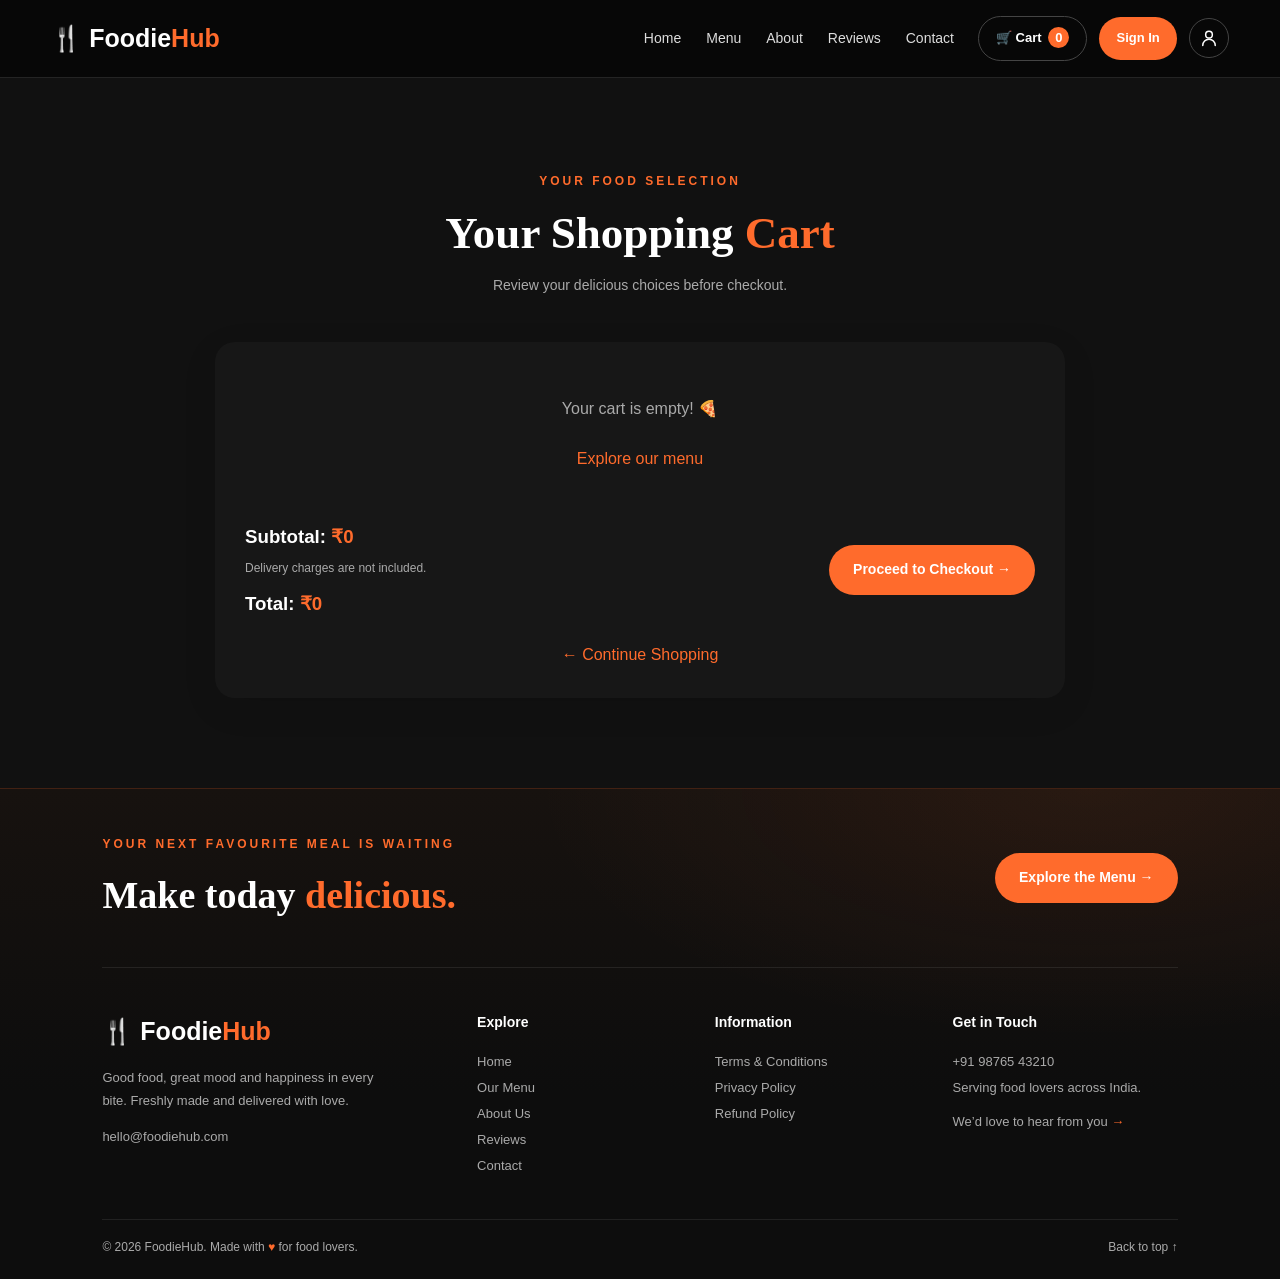
<file: cart.html>
<!DOCTYPE html>
<html lang="en">
<head>
    <meta charset="UTF-8">
    <meta name="viewport" content="width=device-width, initial-scale=1.0">
    <title>Shopping Cart | FoodieHub</title>
    <link rel="stylesheet" href="style.css">
</head>
<body>

<header class="navbar">
    <a href="index.html" class="logo">🍴 Foodie<span>Hub</span></a>
    <button class="menu-toggle" aria-label="Toggle navigation">☰</button>
    <nav id="nav">
        <a href="index.html">Home</a><a href="menu.html">Menu</a>
        <a href="about.html">About</a><a href="reviews.html">Reviews</a>
        <a href="contact.html">Contact</a>
    </nav>
    <div class="nav-actions"><a href="cart.html" class="cart-btn">🛒 Cart <span id="cartCount">0</span></a><a href="login.html" class="login-btn">Sign In</a><a href="login.html" class="profile-icon" aria-label="Profile and sign in" title="Profile and sign in"><svg viewBox="0 0 24 24" aria-hidden="true"><circle cx="12" cy="8" r="4"></circle><path d="M4.5 21a7.5 7.5 0 0 1 15 0"></path></svg></a></div>
</header>

<section class="section cart-section">
    <div class="section-heading">
        <span class="eyebrow">YOUR FOOD SELECTION</span>
        <h2>Your Shopping <span>Cart</span></h2>
        <p>Review your delicious choices before checkout.</p>
    </div>

    <div class="cart-container">
        <div id="cartItems"></div>
        <div class="cart-total">
            <div>
                <h3>Subtotal: <span id="subtotal">₹0</span></h3>
                <p style="color:var(--gray);font-size:12px;margin-top:8px">Delivery charges are not included.</p>
                <h3 style="margin-top:12px">Total: <span id="total">₹0</span></h3>
            </div>
            <button class="primary-btn" id="checkout">Proceed to Checkout →</button>
        </div>
        <p style="text-align:center;margin-top:25px"><a href="menu.html" style="color:var(--orange)">← Continue Shopping</a></p>
    </div>
</section>

<footer class="footer">
    <div class="footer-highlight">
        <div><span class="eyebrow">YOUR NEXT FAVOURITE MEAL IS WAITING</span><h2>Make today <span>delicious.</span></h2></div>
        <a href="menu.html" class="primary-btn">Explore the Menu →</a>
    </div>
    <div class="footer-grid">
        <div class="footer-brand"><a href="index.html" class="logo">🍴 Foodie<span>Hub</span></a><p>Good food, great mood and happiness in every bite. Freshly made and delivered with love.</p><a class="footer-email" href="mailto:hello@foodiehub.com">hello@foodiehub.com</a></div>
        <div><h3>Explore</h3><a href="index.html">Home</a><a href="menu.html">Our Menu</a><a href="about.html">About Us</a><a href="reviews.html">Reviews</a><a href="contact.html">Contact</a></div>
        <div><h3>Information</h3><a href="terms.html">Terms & Conditions</a><a href="privacy.html">Privacy Policy</a><a href="refund.html">Refund Policy</a></div>
        <div><h3>Get in Touch</h3><a href="tel:+919876543210">+91 98765 43210</a><p>Serving food lovers across India.</p><a class="footer-contact-link" href="contact.html">We’d love to hear from you <span>→</span></a></div>
    </div>
    <div class="footer-bottom"><span>© <span data-current-year>2026</span> FoodieHub. Made with <span class="footer-heart">♥</span> for food lovers.</span><a href="#">Back to top ↑</a></div>
</footer>

<script>
let cart = [];
try {
    cart = JSON.parse(localStorage.getItem("foodiehubCart")) || [];
    if (!Array.isArray(cart)) cart = [];
} catch { cart = []; }

const cartItems = document.getElementById("cartItems");

function renderCart() {
    const count = cart.reduce((s, item) => s + item.quantity, 0);
    const subtotal = cart.reduce((s, item) => s + item.price * item.quantity, 0);

    document.getElementById("cartCount").textContent = count;
    document.getElementById("subtotal").textContent = "₹" + subtotal;
    document.getElementById("total").textContent = "₹" + subtotal;

    if (!cart.length) {
        cartItems.innerHTML = '<p class="empty-cart">Your cart is empty! 🍕<br><br><a href="menu.html" style="color:var(--orange)">Explore our menu</a></p>';
        return;
    }

    cartItems.innerHTML = cart.map((item, index) => `
        <div class="cart-item">
            <div>
                <h3>${escapeHTML(item.name)}</h3>
                <p>₹${item.price} each</p>
            </div>
            <div class="quantity-controls">
                <button data-action="minus" data-index="${index}">−</button>
                <span>${item.quantity}</span>
                <button data-action="plus" data-index="${index}">+</button>
                <button class="remove-btn" data-action="remove" data-index="${index}">Remove</button>
            </div>
        </div>
    `).join("");
}

function escapeHTML(value) {
    return String(value).replace(/[&<>"']/g, c => ({
        "&": "&amp;", "<": "&lt;", ">": "&gt;",
        '"': "&quot;", "'": "&#039;"
    })[c]);
}

cartItems.addEventListener("click", e => {
    const btn = e.target.closest("button[data-action]");
    if (!btn) return;

    const i = Number(btn.dataset.index);
    if (!cart[i]) return;

    if (btn.dataset.action === "plus") cart[i].quantity++;
    if (btn.dataset.action === "minus") cart[i].quantity--;
    if (btn.dataset.action === "remove" || cart[i].quantity <= 0) cart.splice(i, 1);

    localStorage.setItem("foodiehubCart", JSON.stringify(cart));
    renderCart();
});

document.getElementById("checkout").addEventListener("click", () => {
    if (!cart.length) {
        alert("Your cart is empty!");
        return;
    }
    alert("Checkout is currently a demo. Connect a backend and payment gateway to place real orders.");
});

renderCart();
</script>
<script src="site.js"></script>
</body>
</html>
</file>
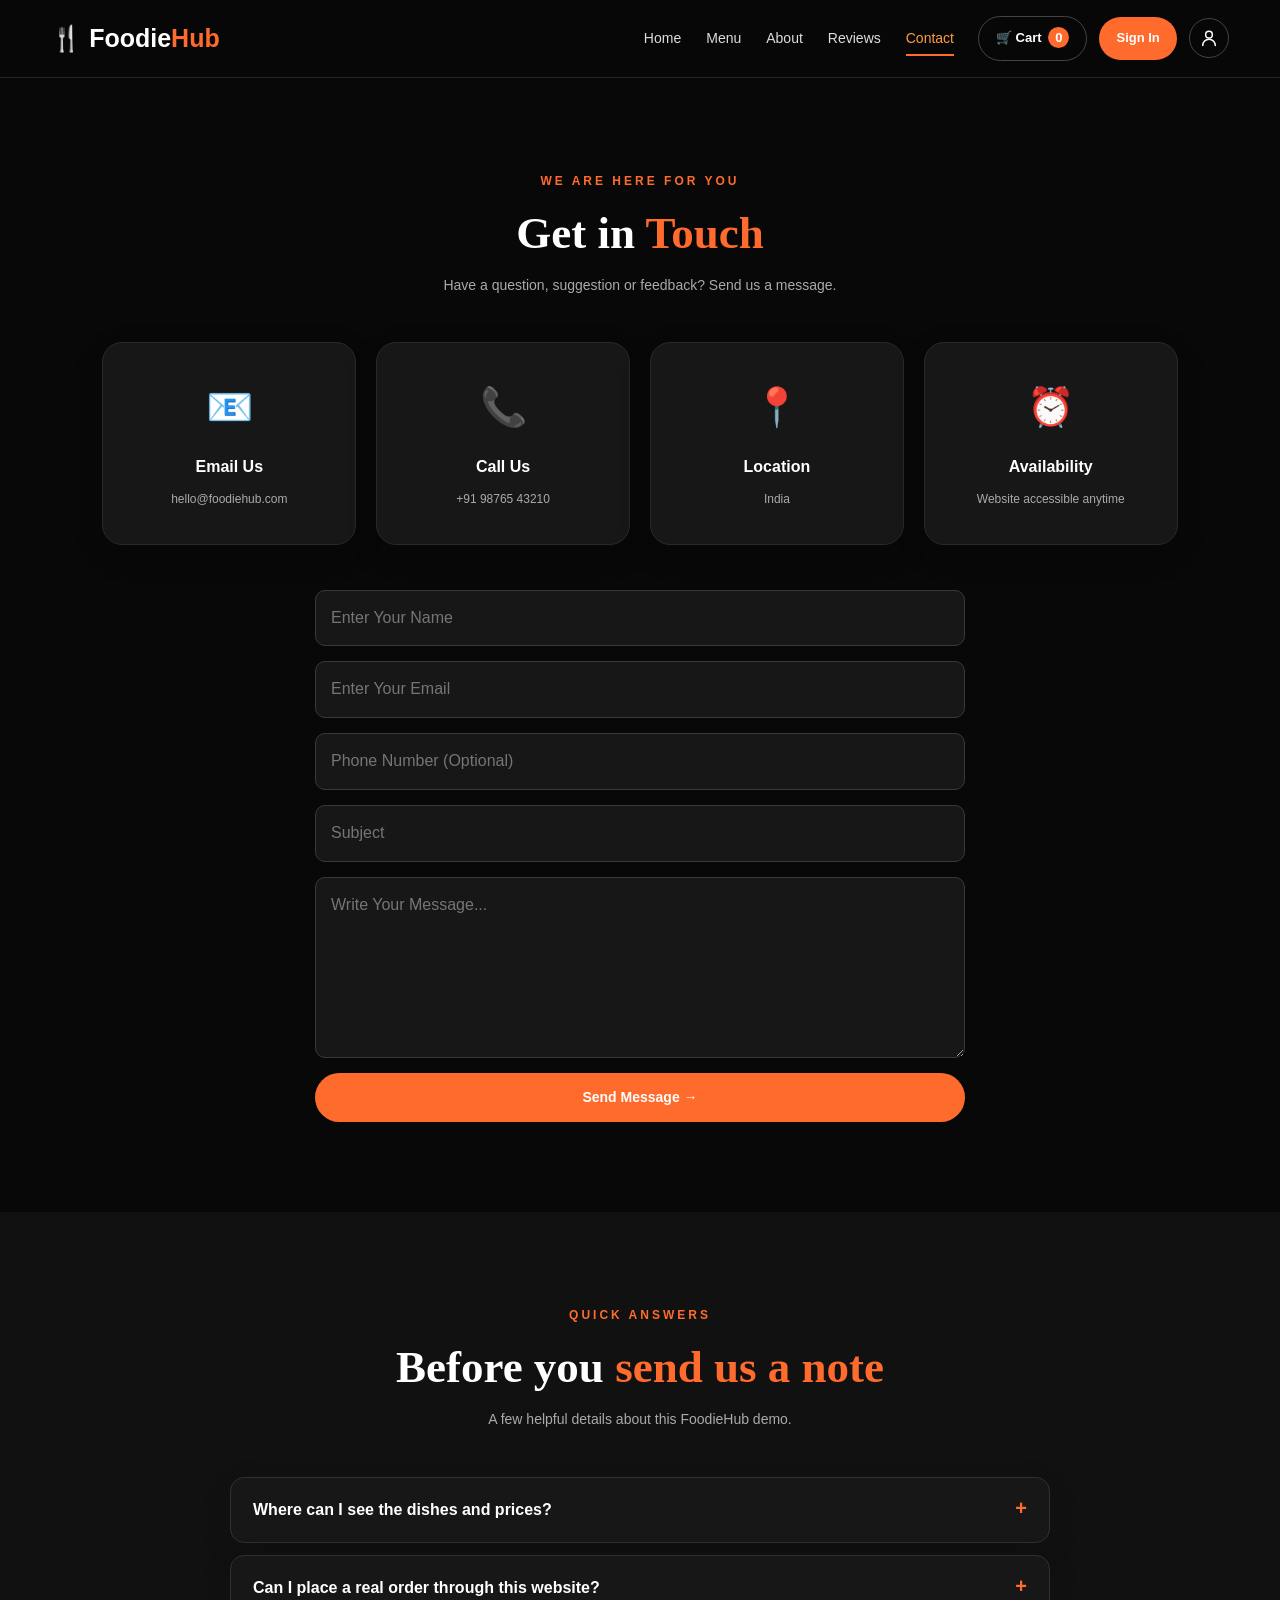
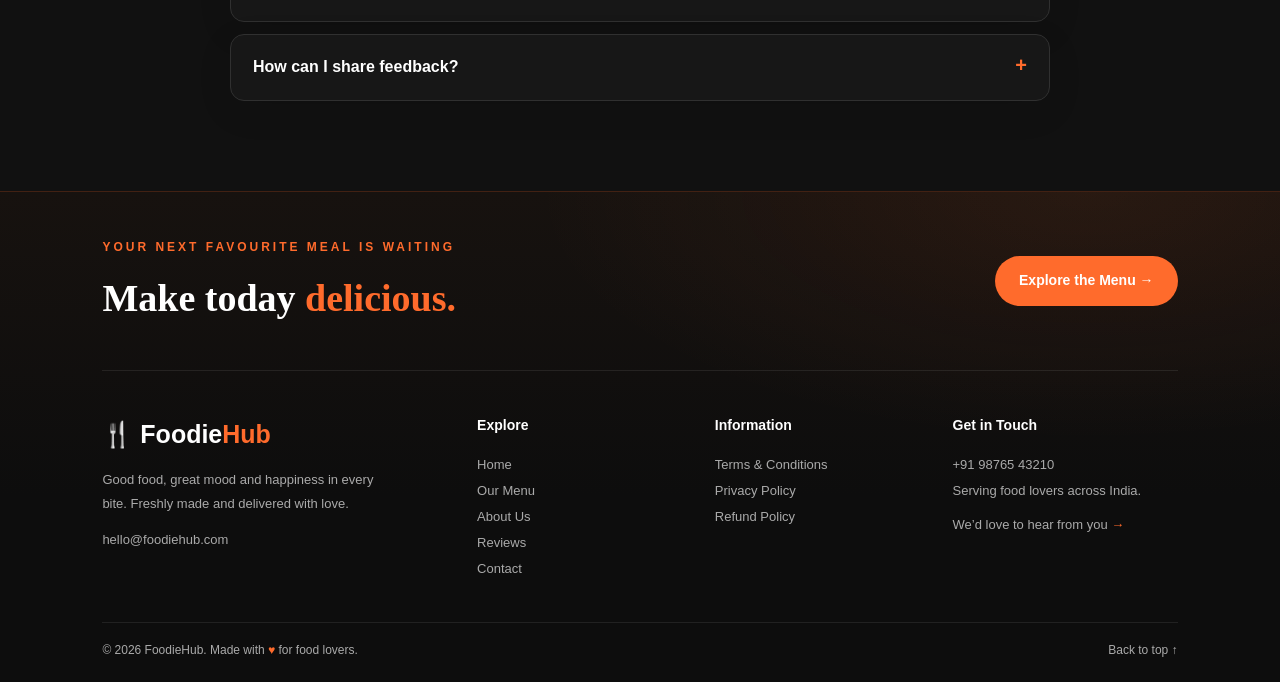
<file: contact.html>
<!DOCTYPE html>
<html lang="en">
<head>
    <meta charset="UTF-8">
    <meta name="viewport" content="width=device-width, initial-scale=1.0">
    <title>Contact Us | FoodieHub</title>
    <link rel="stylesheet" href="style.css">
</head>
<body>

<header class="navbar">
    <a href="index.html" class="logo">🍴 Foodie<span>Hub</span></a>
    <button class="menu-toggle" aria-label="Toggle navigation">☰</button>
    <nav id="nav">
        <a href="index.html">Home</a><a href="menu.html">Menu</a>
        <a href="about.html">About</a><a href="reviews.html">Reviews</a>
        <a href="contact.html">Contact</a>
    </nav>
    <div class="nav-actions"><a href="cart.html" class="cart-btn">🛒 Cart <span id="cartCount">0</span></a><a href="login.html" class="login-btn">Sign In</a><a href="login.html" class="profile-icon" aria-label="Profile and sign in" title="Profile and sign in"><svg viewBox="0 0 24 24" aria-hidden="true"><circle cx="12" cy="8" r="4"></circle><path d="M4.5 21a7.5 7.5 0 0 1 15 0"></path></svg></a></div>
</header>

<section class="section contact-section">
    <div class="section-heading">
        <span class="eyebrow">WE ARE HERE FOR YOU</span>
        <h2>Get in <span>Touch</span></h2>
        <p>Have a question, suggestion or feedback? Send us a message.</p>
    </div>

    <div class="feature-grid" style="margin-bottom:45px">
        <div class="feature-card"><span>📧</span><h3>Email Us</h3><p><a href="mailto:hello@foodiehub.com">hello@foodiehub.com</a></p></div>
        <div class="feature-card"><span>📞</span><h3>Call Us</h3><p><a href="tel:+919876543210">+91 98765 43210</a></p></div>
        <div class="feature-card"><span>📍</span><h3>Location</h3><p>India</p></div>
        <div class="feature-card"><span>⏰</span><h3>Availability</h3><p>Website accessible anytime</p></div>
    </div>

    <form class="contact-form" id="contactForm">
        <input type="text" placeholder="Enter Your Name" required>
        <input type="email" placeholder="Enter Your Email" required>
        <input type="tel" placeholder="Phone Number (Optional)">
        <input type="text" placeholder="Subject" required>
        <textarea rows="6" placeholder="Write Your Message..." required></textarea>
        <button type="submit" class="primary-btn">Send Message →</button>
    </form>
</section>

<section class="section contact-faq">
    <div class="section-heading">
        <span class="eyebrow">QUICK ANSWERS</span>
        <h2>Before you <span>send us a note</span></h2>
        <p>A few helpful details about this FoodieHub demo.</p>
    </div>
    <div class="faq-list">
        <details class="faq-item">
            <summary>Where can I see the dishes and prices?</summary>
            <p>Visit the <a href="menu.html">menu page</a> to browse dishes, categories and listed prices.</p>
        </details>
        <details class="faq-item">
            <summary>Can I place a real order through this website?</summary>
            <p>This project is a website demo. Checkout and contact forms do not send real orders or messages.</p>
        </details>
        <details class="faq-item">
            <summary>How can I share feedback?</summary>
            <p>You can use the sample review form on the <a href="reviews.html">reviews page</a>. Review submissions are not saved yet.</p>
        </details>
    </div>
</section>

<footer class="footer">
    <div class="footer-highlight">
        <div><span class="eyebrow">YOUR NEXT FAVOURITE MEAL IS WAITING</span><h2>Make today <span>delicious.</span></h2></div>
        <a href="menu.html" class="primary-btn">Explore the Menu →</a>
    </div>
    <div class="footer-grid">
        <div class="footer-brand"><a href="index.html" class="logo">🍴 Foodie<span>Hub</span></a><p>Good food, great mood and happiness in every bite. Freshly made and delivered with love.</p><a class="footer-email" href="mailto:hello@foodiehub.com">hello@foodiehub.com</a></div>
        <div><h3>Explore</h3><a href="index.html">Home</a><a href="menu.html">Our Menu</a><a href="about.html">About Us</a><a href="reviews.html">Reviews</a><a href="contact.html">Contact</a></div>
        <div><h3>Information</h3><a href="terms.html">Terms & Conditions</a><a href="privacy.html">Privacy Policy</a><a href="refund.html">Refund Policy</a></div>
        <div><h3>Get in Touch</h3><a href="tel:+919876543210">+91 98765 43210</a><p>Serving food lovers across India.</p><a class="footer-contact-link" href="contact.html">We’d love to hear from you <span>→</span></a></div>
    </div>
    <div class="footer-bottom"><span>© <span data-current-year>2026</span> FoodieHub. Made with <span class="footer-heart">♥</span> for food lovers.</span><a href="#">Back to top ↑</a></div>
</footer>

<script>
document.getElementById("contactForm").addEventListener("submit", function(e) {
    e.preventDefault();
    alert("Thank you for contacting FoodieHub! This is a demo form; no message has been sent.");
    this.reset();
});
</script>
<script src="site.js"></script>
</body>
</html>
</file>
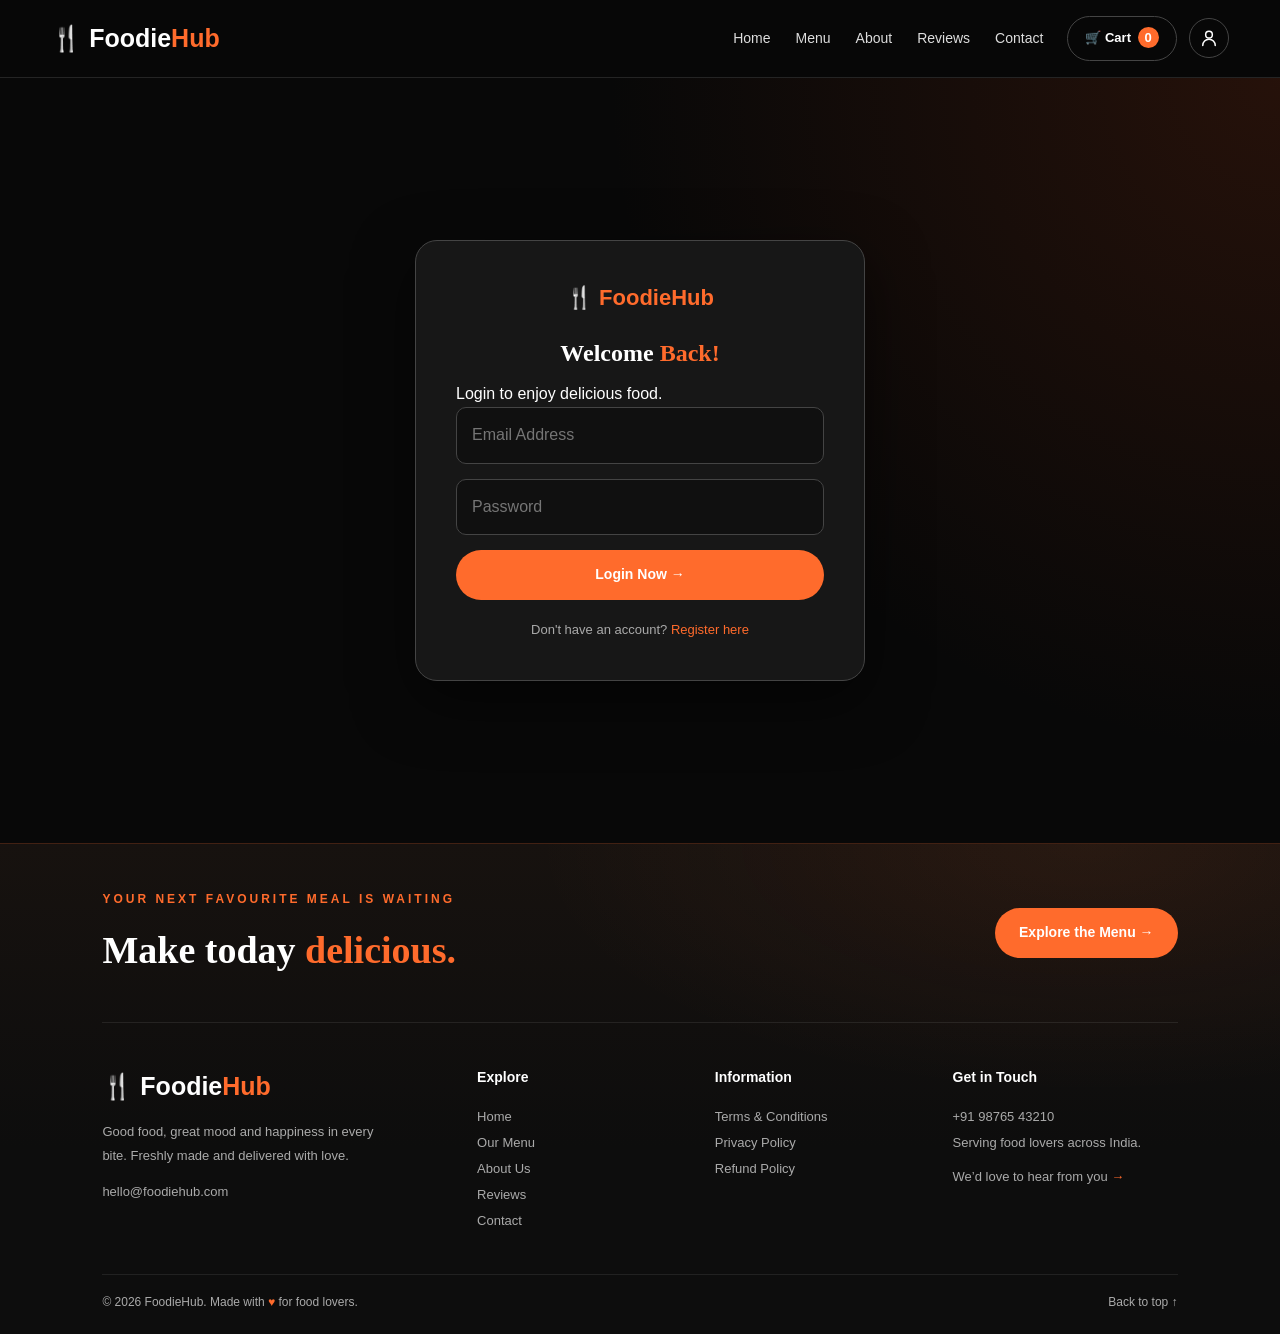
<file: login.html>
<!DOCTYPE html>
<html lang="en">
<head>
    <meta charset="UTF-8">
    <meta name="viewport" content="width=device-width, initial-scale=1.0">
    <title>Login / Register | FoodieHub</title>
    <link rel="stylesheet" href="style.css">
    <style>
        .login-page {
            min-height: 85vh;
            display: flex;
            align-items: center;
            justify-content: center;
            padding: 50px 15px;
            background: radial-gradient(circle at top right,#61240e55,transparent 45%);
        }
        .login-card {
            background: var(--card);
            border: 1px solid #444;
            width: 100%;
            max-width: 450px;
            padding: 40px;
            border-radius: 22px;
            box-shadow: 0 20px 60px #0008;
        }
        .login-card h1 {
            text-align: center;
            font-family: 'Playfair Display',serif;
            margin: 15px 0 10px;
        }
        .login-card > p {
            color: var(--gray);
            text-align: center;
            margin-bottom: 25px;
            font-size: 13px;
        }
        .login-card form { display: grid; gap: 15px; }
        .login-card input {
            width: 100%;
            background: #101010;
            color: white;
            border: 1px solid #444;
            padding: 15px;
            border-radius: 10px;
        }
        .login-card input:focus { outline: 1px solid var(--orange); }
        .login-card .primary-btn { width: 100%; cursor: pointer; }
        .login-switch {
            text-align: center;
            color: var(--gray);
            font-size: 13px;
            margin-top: 20px;
        }
        .login-switch a { color: var(--orange); }
        .form-hidden { display: none !important; }
        .auth-message {
            margin-top: 20px;
            font-size: 13px;
            line-height: 1.6;
            text-align: center;
        }
        .auth-message:empty { display: none; }
        .auth-message.success { color: #8fe1a2; }
        .auth-message.error { color: #ff9186; }
    </style>
</head>
<body>

<header class="navbar">
    <a href="index.html" class="logo">🍴 Foodie<span>Hub</span></a>
    <button class="menu-toggle" aria-label="Toggle navigation">☰</button>
    <nav id="nav">
        <a href="index.html">Home</a><a href="menu.html">Menu</a>
        <a href="about.html">About</a><a href="reviews.html">Reviews</a>
        <a href="contact.html">Contact</a>
    </nav>
    <div class="nav-actions"><a href="cart.html" class="cart-btn">🛒 Cart <span id="cartCount">0</span></a><a href="login.html" class="profile-icon" aria-label="Profile and sign in" title="Profile and sign in"><svg viewBox="0 0 24 24" aria-hidden="true"><circle cx="12" cy="8" r="4"></circle><path d="M4.5 21a7.5 7.5 0 0 1 15 0"></path></svg></a></div>
</header>

<section class="login-page">
    <div class="login-card">
        <div class="auth-brand">🍴 FoodieHub</div>

        <div id="loginSection">
            <h1>Welcome <span style="color:var(--orange)">Back!</span></h1>
            <p>Login to enjoy delicious food.</p>
            <form id="loginForm">
                <input type="email" name="email" placeholder="Email Address" autocomplete="email" required>
                <input type="password" name="password" placeholder="Password" autocomplete="current-password" minlength="8" required>
                <button type="submit" class="primary-btn">Login Now →</button>
            </form>
            <div class="login-switch">Don't have an account? <a href="#" id="showRegister">Register here</a></div>
        </div>

        <div id="registerSection" class="form-hidden">
            <h1>Create <span style="color:var(--orange)">Account</span></h1>
            <p>Join FoodieHub and discover amazing food.</p>
            <form id="registerForm">
                <input type="text" name="name" placeholder="Full Name" autocomplete="name" maxlength="100" required>
                <input type="email" name="email" placeholder="Email Address" autocomplete="email" required>
                <input type="password" name="password" placeholder="Create Password" autocomplete="new-password" minlength="8" required>
                <input type="password" name="confirm_password" placeholder="Confirm Password" autocomplete="new-password" minlength="8" required>
                <button type="submit" class="primary-btn">Create Account →</button>
            </form>
            <div class="login-switch">Already registered? <a href="#" id="showLogin">Login here</a></div>
        </div>

        <p id="authMessage" class="auth-message" role="status" aria-live="polite"></p>
    </div>
</section>

<footer class="footer">
    <div class="footer-highlight">
        <div><span class="eyebrow">YOUR NEXT FAVOURITE MEAL IS WAITING</span><h2>Make today <span>delicious.</span></h2></div>
        <a href="menu.html" class="primary-btn">Explore the Menu →</a>
    </div>
    <div class="footer-grid">
        <div class="footer-brand"><a href="index.html" class="logo">🍴 Foodie<span>Hub</span></a><p>Good food, great mood and happiness in every bite. Freshly made and delivered with love.</p><a class="footer-email" href="mailto:hello@foodiehub.com">hello@foodiehub.com</a></div>
        <div><h3>Explore</h3><a href="index.html">Home</a><a href="menu.html">Our Menu</a><a href="about.html">About Us</a><a href="reviews.html">Reviews</a><a href="contact.html">Contact</a></div>
        <div><h3>Information</h3><a href="terms.html">Terms & Conditions</a><a href="privacy.html">Privacy Policy</a><a href="refund.html">Refund Policy</a></div>
        <div><h3>Get in Touch</h3><a href="tel:+919876543210">+91 98765 43210</a><p>Serving food lovers across India.</p><a class="footer-contact-link" href="contact.html">We’d love to hear from you <span>→</span></a></div>
    </div>
    <div class="footer-bottom"><span>© <span data-current-year>2026</span> FoodieHub. Made with <span class="footer-heart">♥</span> for food lovers.</span><a href="#">Back to top ↑</a></div>
</footer>

<script>
const loginSection = document.getElementById("loginSection");
const registerSection = document.getElementById("registerSection");

document.getElementById("showRegister").addEventListener("click", e => {
    e.preventDefault();
    loginSection.classList.add("form-hidden");
    registerSection.classList.remove("form-hidden");
});

document.getElementById("showLogin").addEventListener("click", e => {
    e.preventDefault();
    registerSection.classList.add("form-hidden");
    loginSection.classList.remove("form-hidden");
});

const authMessage = document.getElementById("authMessage");
function setAuthMessage(message, state) {
    authMessage.textContent = message;
    authMessage.className = `auth-message ${state}`;
}

const authApiBase = window.location.port === "5500" &&
    ["localhost", "127.0.0.1"].includes(window.location.hostname)
    ? "http://127.0.0.1:5000"
    : "";

async function submitAuthForm(event, endpoint, form, onSuccess) {
    event.preventDefault();
    setAuthMessage("", "");
    const submitButton = form.querySelector("button[type='submit']");
    submitButton.disabled = true;

    try {
        const response = await fetch(endpoint, {
            method: "POST",
            credentials: "include",
            headers: { "Content-Type": "application/json" },
            body: JSON.stringify(Object.fromEntries(new FormData(form)))
        });
        const result = await response.json();

        if (!response.ok) throw new Error(result.error || "Authentication failed.");
        onSuccess(result);
    } catch (error) {
        const message = error.message === "Invalid email or password."
            ? "Invalid email or password. Passwords are case-sensitive; use the email and database you registered with."
            : error.message || "Unable to connect to the server.";
        setAuthMessage(message, "error");
    } finally {
        submitButton.disabled = false;
    }
}

document.getElementById("registerForm").addEventListener("submit", event => {
    const form = event.currentTarget;
    const password = form.elements.password.value;
    const confirmPassword = form.elements.confirm_password.value;

    if (password !== confirmPassword) {
        event.preventDefault();
        setAuthMessage("Passwords do not match.", "error");
        return;
    }

    submitAuthForm(event, `${authApiBase}/api/auth/register`, form, result => {
        form.reset();
        registerSection.classList.add("form-hidden");
        loginSection.classList.remove("form-hidden");
        document.querySelector("#loginForm [name='email']").value = result.user.email;
        setAuthMessage(
            "Registration successful! Your account has been saved. Sign in with your password.",
            "success"
        );
    });
});

document.getElementById("loginForm").addEventListener("submit", event => {
    const form = event.currentTarget;
    submitAuthForm(event, `${authApiBase}/api/auth/login`, form, result => {
        form.reset();
        setAuthMessage(`Welcome back, ${result.user.name}!`, "success");
        window.location.href = "index.html?welcome=1";
    });
});
</script>
<script src="site.js"></script>
</body>
</html>
</file>
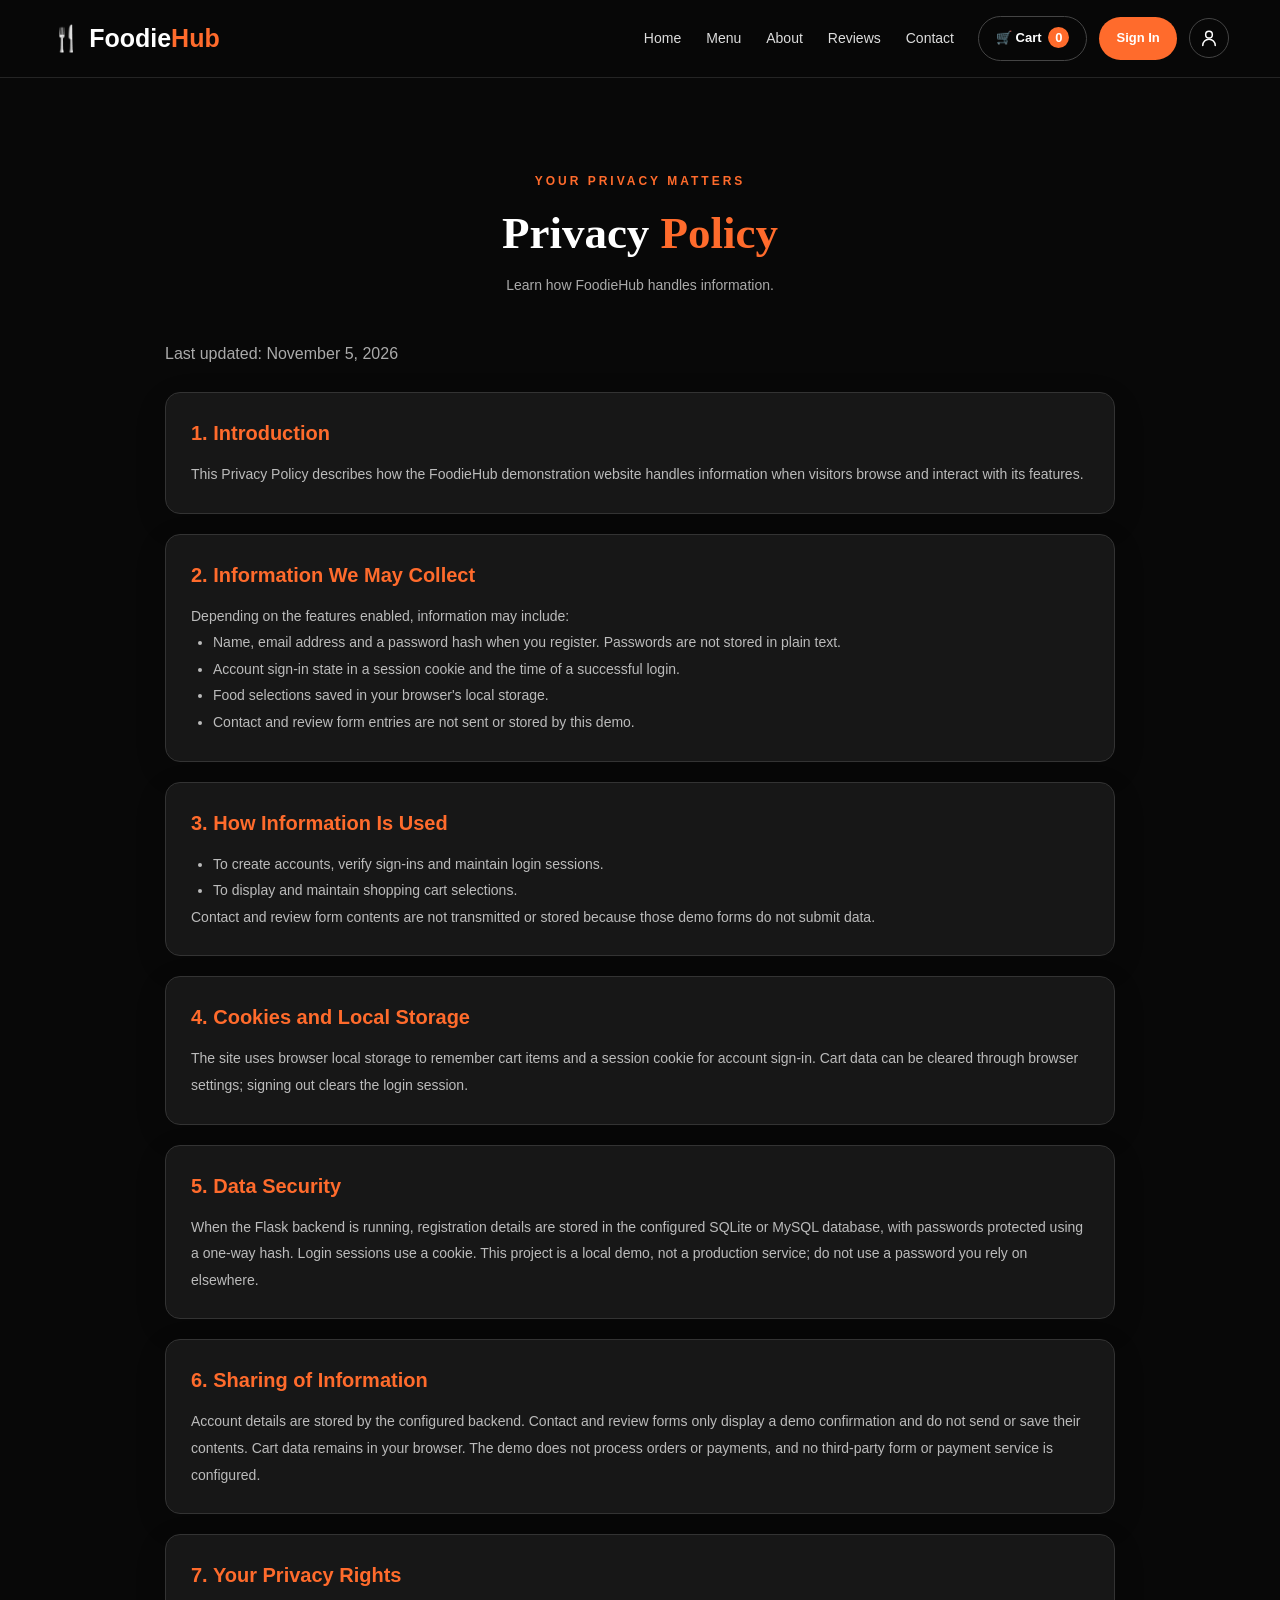
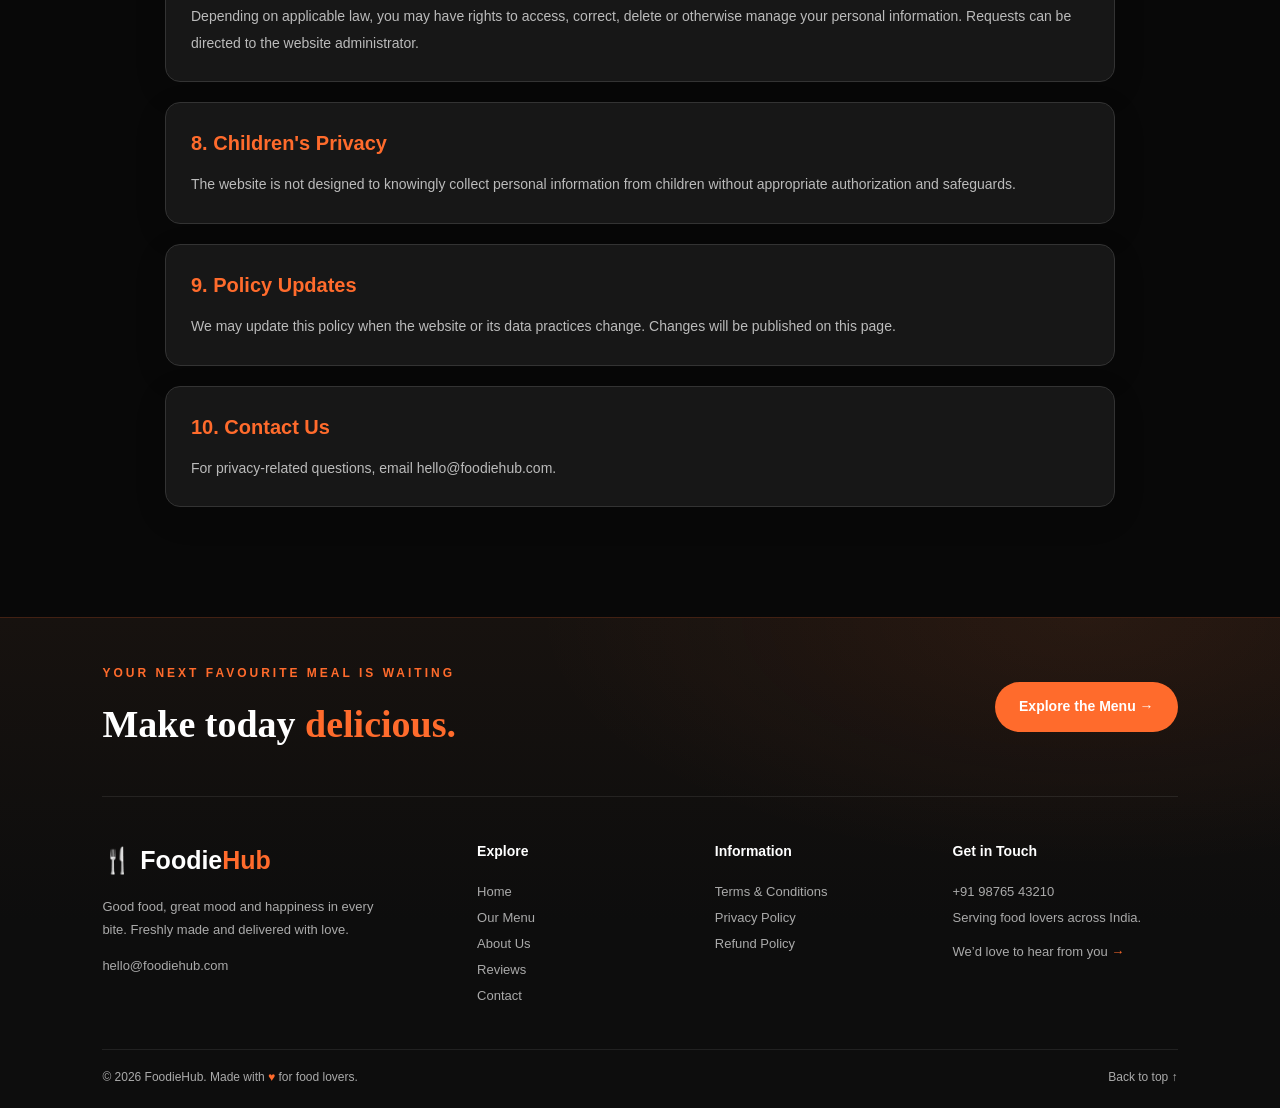
<file: privacy.html>
<!DOCTYPE html>
<html lang="en">
<head>
    <meta charset="UTF-8">
    <meta name="viewport" content="width=device-width, initial-scale=1.0">
    <title>Privacy Policy | FoodieHub</title>
    <link rel="stylesheet" href="style.css">
    <style>
        .policy-content { max-width: 950px; margin: auto; }
        .policy-card {
            background: var(--card);
            border: 1px solid #333;
            border-radius: 15px;
            padding: 25px;
            margin-bottom: 20px;
        }
        .policy-card h2 { color: var(--orange); font-size: 20px; margin-bottom: 12px; }
        .policy-card p, .policy-card li { color: #bbb; font-size: 14px; line-height: 1.9; }
        .policy-card ul { padding-left: 22px; }
    </style>
</head>
<body>

<header class="navbar">
    <a href="index.html" class="logo">🍴 Foodie<span>Hub</span></a>
    <button class="menu-toggle" aria-label="Toggle navigation">☰</button>
    <nav id="nav">
        <a href="index.html">Home</a><a href="menu.html">Menu</a>
        <a href="about.html">About</a><a href="reviews.html">Reviews</a>
        <a href="contact.html">Contact</a>
    </nav>
    <div class="nav-actions"><a href="cart.html" class="cart-btn">🛒 Cart <span id="cartCount">0</span></a><a href="login.html" class="login-btn">Sign In</a><a href="login.html" class="profile-icon" aria-label="Profile and sign in" title="Profile and sign in"><svg viewBox="0 0 24 24" aria-hidden="true"><circle cx="12" cy="8" r="4"></circle><path d="M4.5 21a7.5 7.5 0 0 1 15 0"></path></svg></a></div>
</header>

<section class="section">
    <div class="section-heading">
        <span class="eyebrow">YOUR PRIVACY MATTERS</span>
        <h2>Privacy <span>Policy</span></h2>
        <p>Learn how FoodieHub handles information.</p>
    </div>

    <div class="policy-content">
        <p style="color:var(--gray);margin-bottom:25px">Last updated: November 5, 2026</p>

        <div class="policy-card">
            <h2>1. Introduction</h2>
            <p>This Privacy Policy describes how the FoodieHub demonstration website handles information when visitors browse and interact with its features.</p>
        </div>

        <div class="policy-card">
            <h2>2. Information We May Collect</h2>
            <p>Depending on the features enabled, information may include:</p>
            <ul>
                <li>Name, email address and a password hash when you register. Passwords are not stored in plain text.</li>
                <li>Account sign-in state in a session cookie and the time of a successful login.</li>
                <li>Food selections saved in your browser's local storage.</li>
                <li>Contact and review form entries are not sent or stored by this demo.</li>
            </ul>
        </div>

        <div class="policy-card">
            <h2>3. How Information Is Used</h2>
            <ul>
                <li>To create accounts, verify sign-ins and maintain login sessions.</li>
                <li>To display and maintain shopping cart selections.</li>
            </ul>
            <p>Contact and review form contents are not transmitted or stored because those demo forms do not submit data.</p>
        </div>

        <div class="policy-card">
            <h2>4. Cookies and Local Storage</h2>
            <p>The site uses browser local storage to remember cart items and a session cookie for account sign-in. Cart data can be cleared through browser settings; signing out clears the login session.</p>
        </div>

        <div class="policy-card">
            <h2>5. Data Security</h2>
            <p>When the Flask backend is running, registration details are stored in the configured SQLite or MySQL database, with passwords protected using a one-way hash. Login sessions use a cookie. This project is a local demo, not a production service; do not use a password you rely on elsewhere.</p>
        </div>

        <div class="policy-card">
            <h2>6. Sharing of Information</h2>
            <p>Account details are stored by the configured backend. Contact and review forms only display a demo confirmation and do not send or save their contents. Cart data remains in your browser. The demo does not process orders or payments, and no third-party form or payment service is configured.</p>
        </div>

        <div class="policy-card">
            <h2>7. Your Privacy Rights</h2>
            <p>Depending on applicable law, you may have rights to access, correct, delete or otherwise manage your personal information. Requests can be directed to the website administrator.</p>
        </div>

        <div class="policy-card">
            <h2>8. Children's Privacy</h2>
            <p>The website is not designed to knowingly collect personal information from children without appropriate authorization and safeguards.</p>
        </div>

        <div class="policy-card">
            <h2>9. Policy Updates</h2>
            <p>We may update this policy when the website or its data practices change. Changes will be published on this page.</p>
        </div>

        <div class="policy-card">
            <h2>10. Contact Us</h2>
            <p>For privacy-related questions, email <a href="mailto:hello@foodiehub.com">hello@foodiehub.com</a>.</p>
        </div>
    </div>
</section>

<footer class="footer">
    <div class="footer-highlight">
        <div><span class="eyebrow">YOUR NEXT FAVOURITE MEAL IS WAITING</span><h2>Make today <span>delicious.</span></h2></div>
        <a href="menu.html" class="primary-btn">Explore the Menu →</a>
    </div>
    <div class="footer-grid">
        <div class="footer-brand"><a href="index.html" class="logo">🍴 Foodie<span>Hub</span></a><p>Good food, great mood and happiness in every bite. Freshly made and delivered with love.</p><a class="footer-email" href="mailto:hello@foodiehub.com">hello@foodiehub.com</a></div>
        <div><h3>Explore</h3><a href="index.html">Home</a><a href="menu.html">Our Menu</a><a href="about.html">About Us</a><a href="reviews.html">Reviews</a><a href="contact.html">Contact</a></div>
        <div><h3>Information</h3><a href="terms.html">Terms & Conditions</a><a href="privacy.html">Privacy Policy</a><a href="refund.html">Refund Policy</a></div>
        <div><h3>Get in Touch</h3><a href="tel:+919876543210">+91 98765 43210</a><p>Serving food lovers across India.</p><a class="footer-contact-link" href="contact.html">We’d love to hear from you <span>→</span></a></div>
    </div>
    <div class="footer-bottom"><span>© <span data-current-year>2026</span> FoodieHub. Made with <span class="footer-heart">♥</span> for food lovers.</span><a href="#">Back to top ↑</a></div>
</footer>
<script src="site.js"></script>
</body>
</html>
</file>
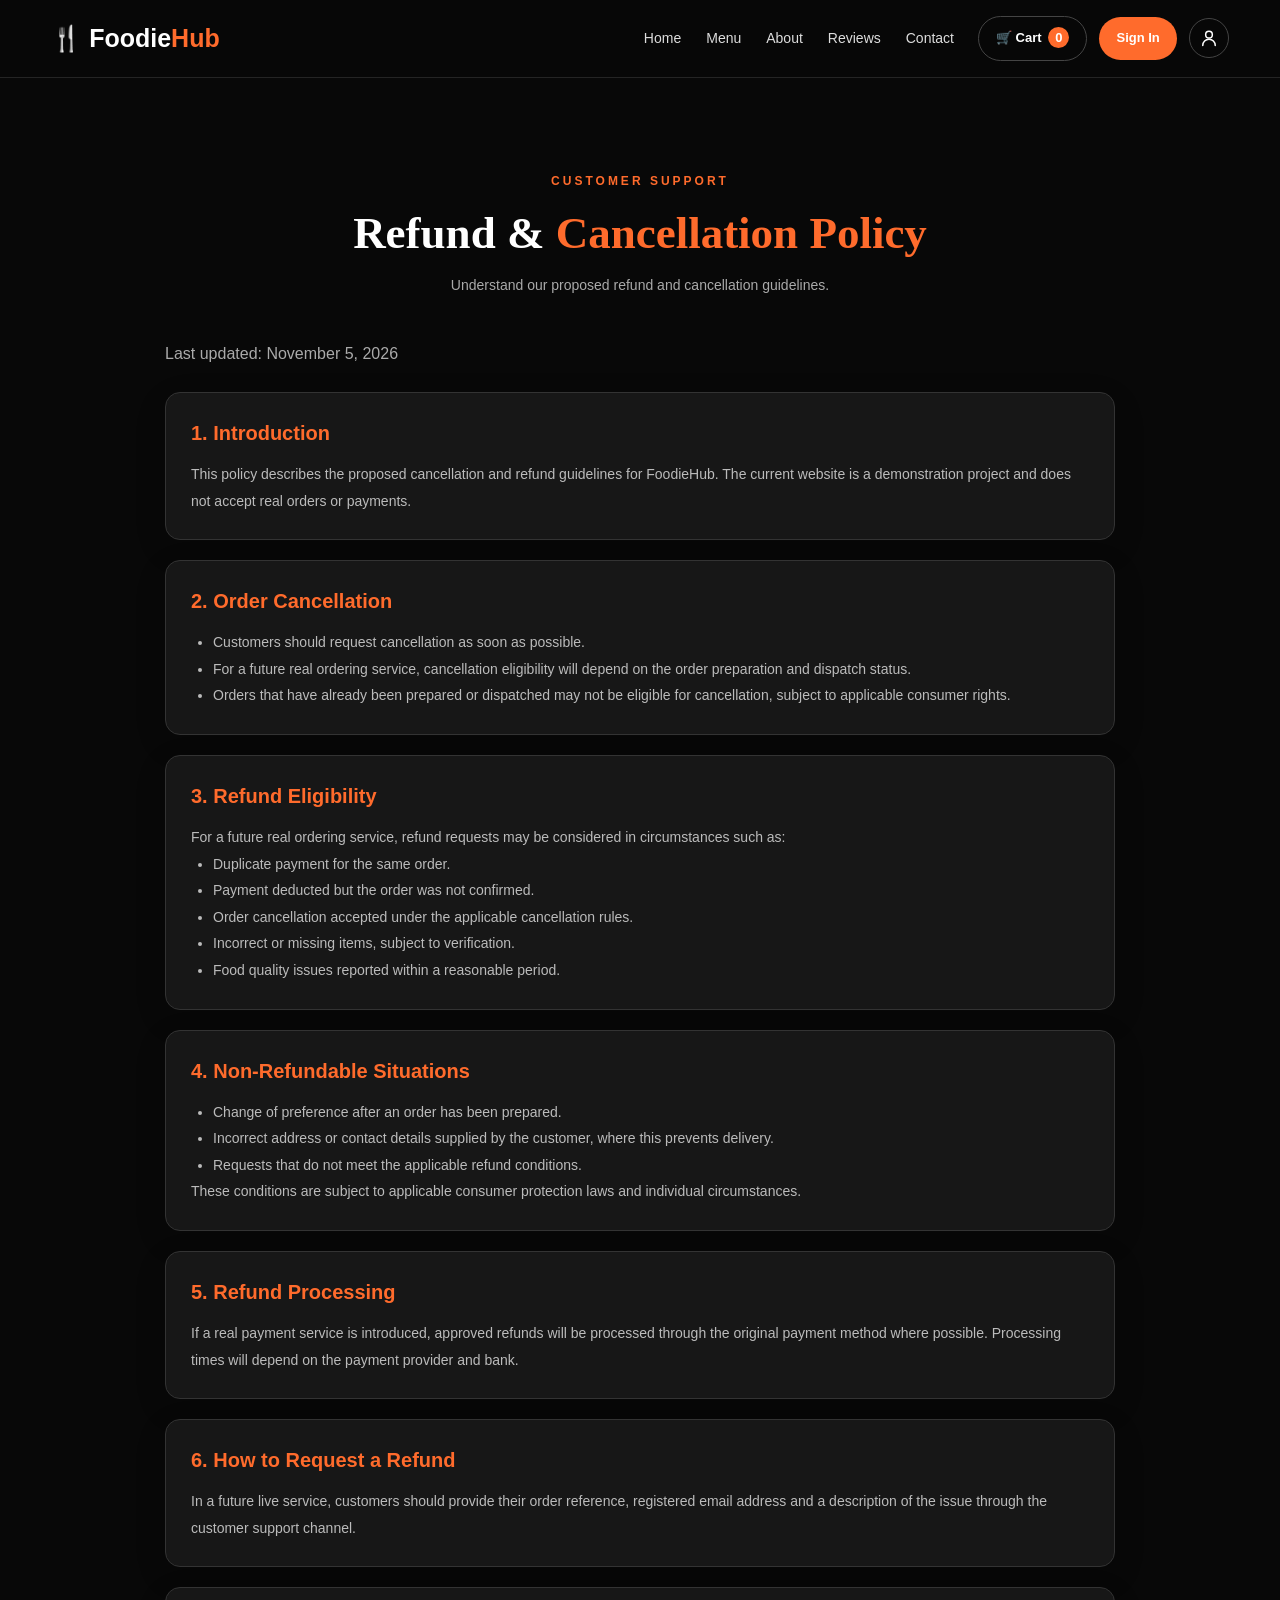
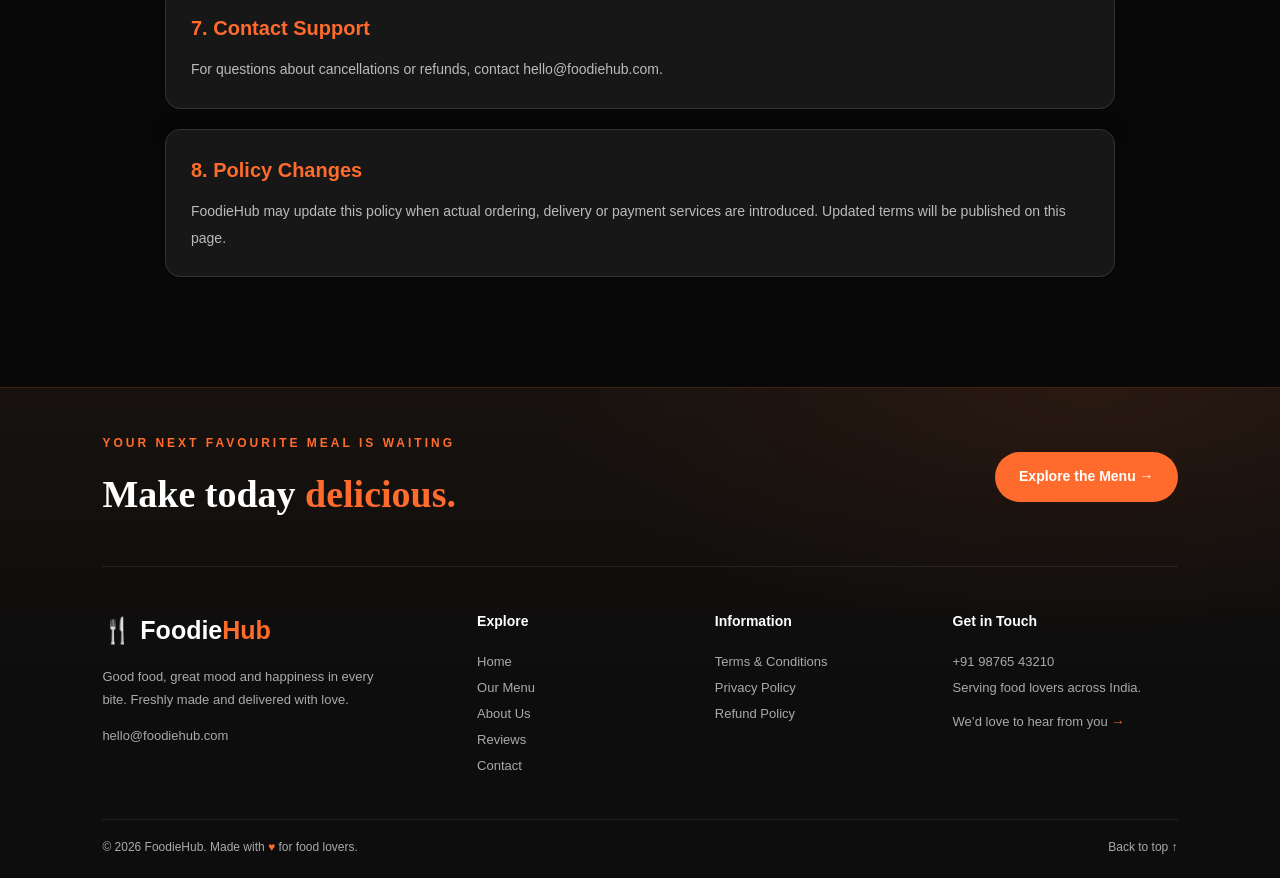
<file: refund.html>
<!DOCTYPE html>
<html lang="en">
<head>
    <meta charset="UTF-8">
    <meta name="viewport" content="width=device-width, initial-scale=1.0">
    <title>Refund Policy | FoodieHub</title>
    <link rel="stylesheet" href="style.css">
    <style>
        .policy-content { max-width: 950px; margin: auto; }
        .policy-card {
            background: var(--card);
            border: 1px solid #333;
            border-radius: 15px;
            padding: 25px;
            margin-bottom: 20px;
        }
        .policy-card h2 { color: var(--orange); font-size: 20px; margin-bottom: 12px; }
        .policy-card p, .policy-card li { color: #bbb; font-size: 14px; line-height: 1.9; }
        .policy-card ul { padding-left: 22px; }
    </style>
</head>
<body>

<header class="navbar">
    <a href="index.html" class="logo">🍴 Foodie<span>Hub</span></a>
    <button class="menu-toggle" aria-label="Toggle navigation">☰</button>
    <nav id="nav">
        <a href="index.html">Home</a><a href="menu.html">Menu</a>
        <a href="about.html">About</a><a href="reviews.html">Reviews</a>
        <a href="contact.html">Contact</a>
    </nav>
    <div class="nav-actions"><a href="cart.html" class="cart-btn">🛒 Cart <span id="cartCount">0</span></a><a href="login.html" class="login-btn">Sign In</a><a href="login.html" class="profile-icon" aria-label="Profile and sign in" title="Profile and sign in"><svg viewBox="0 0 24 24" aria-hidden="true"><circle cx="12" cy="8" r="4"></circle><path d="M4.5 21a7.5 7.5 0 0 1 15 0"></path></svg></a></div>
</header>

<section class="section">
    <div class="section-heading">
        <span class="eyebrow">CUSTOMER SUPPORT</span>
        <h2>Refund & <span>Cancellation Policy</span></h2>
        <p>Understand our proposed refund and cancellation guidelines.</p>
    </div>

    <div class="policy-content">
        <p style="color:var(--gray);margin-bottom:25px">Last updated: November 5, 2026</p>

        <div class="policy-card">
            <h2>1. Introduction</h2>
            <p>This policy describes the proposed cancellation and refund guidelines for FoodieHub. The current website is a demonstration project and does not accept real orders or payments.</p>
        </div>

        <div class="policy-card">
            <h2>2. Order Cancellation</h2>
            <ul>
                <li>Customers should request cancellation as soon as possible.</li>
                <li>For a future real ordering service, cancellation eligibility will depend on the order preparation and dispatch status.</li>
                <li>Orders that have already been prepared or dispatched may not be eligible for cancellation, subject to applicable consumer rights.</li>
            </ul>
        </div>

        <div class="policy-card">
            <h2>3. Refund Eligibility</h2>
            <p>For a future real ordering service, refund requests may be considered in circumstances such as:</p>
            <ul>
                <li>Duplicate payment for the same order.</li>
                <li>Payment deducted but the order was not confirmed.</li>
                <li>Order cancellation accepted under the applicable cancellation rules.</li>
                <li>Incorrect or missing items, subject to verification.</li>
                <li>Food quality issues reported within a reasonable period.</li>
            </ul>
        </div>

        <div class="policy-card">
            <h2>4. Non-Refundable Situations</h2>
            <ul>
                <li>Change of preference after an order has been prepared.</li>
                <li>Incorrect address or contact details supplied by the customer, where this prevents delivery.</li>
                <li>Requests that do not meet the applicable refund conditions.</li>
            </ul>
            <p>These conditions are subject to applicable consumer protection laws and individual circumstances.</p>
        </div>

        <div class="policy-card">
            <h2>5. Refund Processing</h2>
            <p>If a real payment service is introduced, approved refunds will be processed through the original payment method where possible. Processing times will depend on the payment provider and bank.</p>
        </div>

        <div class="policy-card">
            <h2>6. How to Request a Refund</h2>
            <p>In a future live service, customers should provide their order reference, registered email address and a description of the issue through the customer support channel.</p>
        </div>

        <div class="policy-card">
            <h2>7. Contact Support</h2>
            <p>For questions about cancellations or refunds, contact hello@foodiehub.com.</p>
        </div>

        <div class="policy-card">
            <h2>8. Policy Changes</h2>
            <p>FoodieHub may update this policy when actual ordering, delivery or payment services are introduced. Updated terms will be published on this page.</p>
        </div>
    </div>
</section>

<footer class="footer">
    <div class="footer-highlight">
        <div><span class="eyebrow">YOUR NEXT FAVOURITE MEAL IS WAITING</span><h2>Make today <span>delicious.</span></h2></div>
        <a href="menu.html" class="primary-btn">Explore the Menu →</a>
    </div>
    <div class="footer-grid">
        <div class="footer-brand"><a href="index.html" class="logo">🍴 Foodie<span>Hub</span></a><p>Good food, great mood and happiness in every bite. Freshly made and delivered with love.</p><a class="footer-email" href="mailto:hello@foodiehub.com">hello@foodiehub.com</a></div>
        <div><h3>Explore</h3><a href="index.html">Home</a><a href="menu.html">Our Menu</a><a href="about.html">About Us</a><a href="reviews.html">Reviews</a><a href="contact.html">Contact</a></div>
        <div><h3>Information</h3><a href="terms.html">Terms & Conditions</a><a href="privacy.html">Privacy Policy</a><a href="refund.html">Refund Policy</a></div>
        <div><h3>Get in Touch</h3><a href="tel:+919876543210">+91 98765 43210</a><p>Serving food lovers across India.</p><a class="footer-contact-link" href="contact.html">We’d love to hear from you <span>→</span></a></div>
    </div>
    <div class="footer-bottom"><span>© <span data-current-year>2026</span> FoodieHub. Made with <span class="footer-heart">♥</span> for food lovers.</span><a href="#">Back to top ↑</a></div>
</footer>

<script src="site.js"></script>
</body>
</html>
</file>
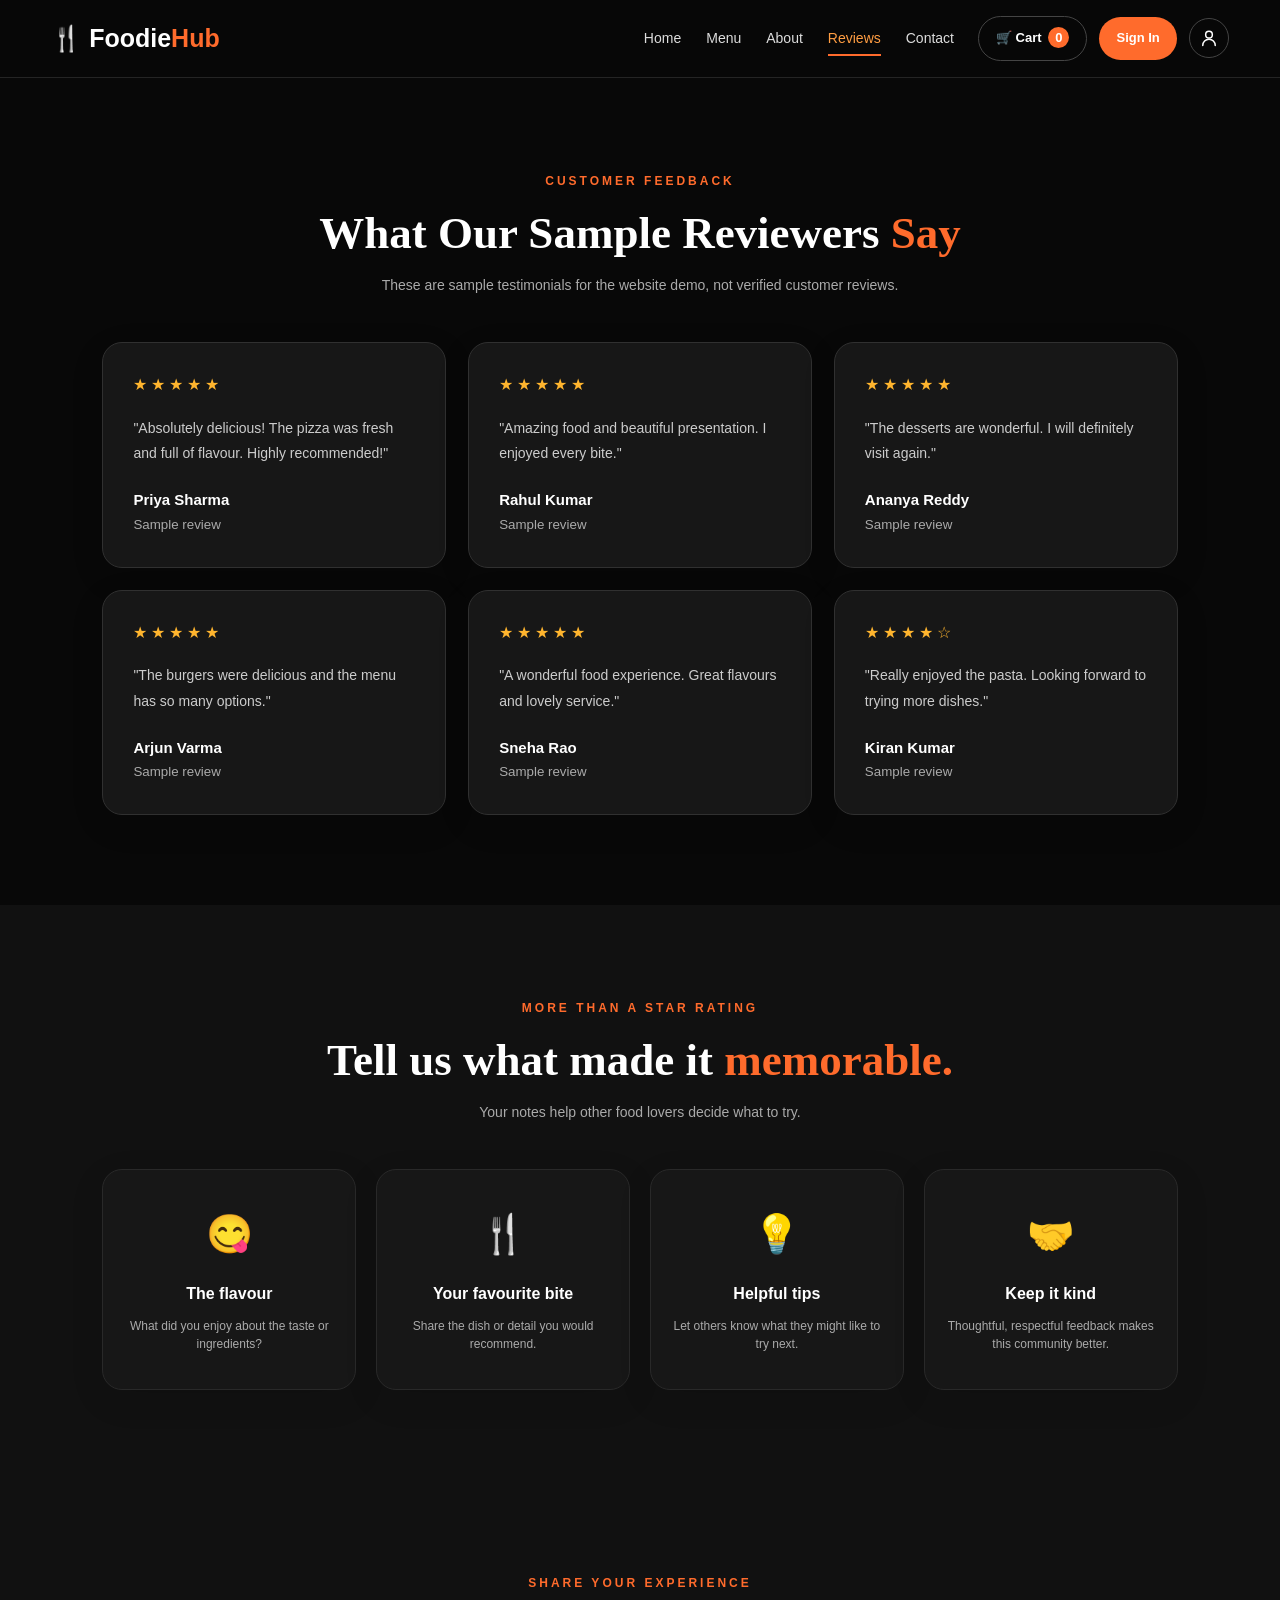
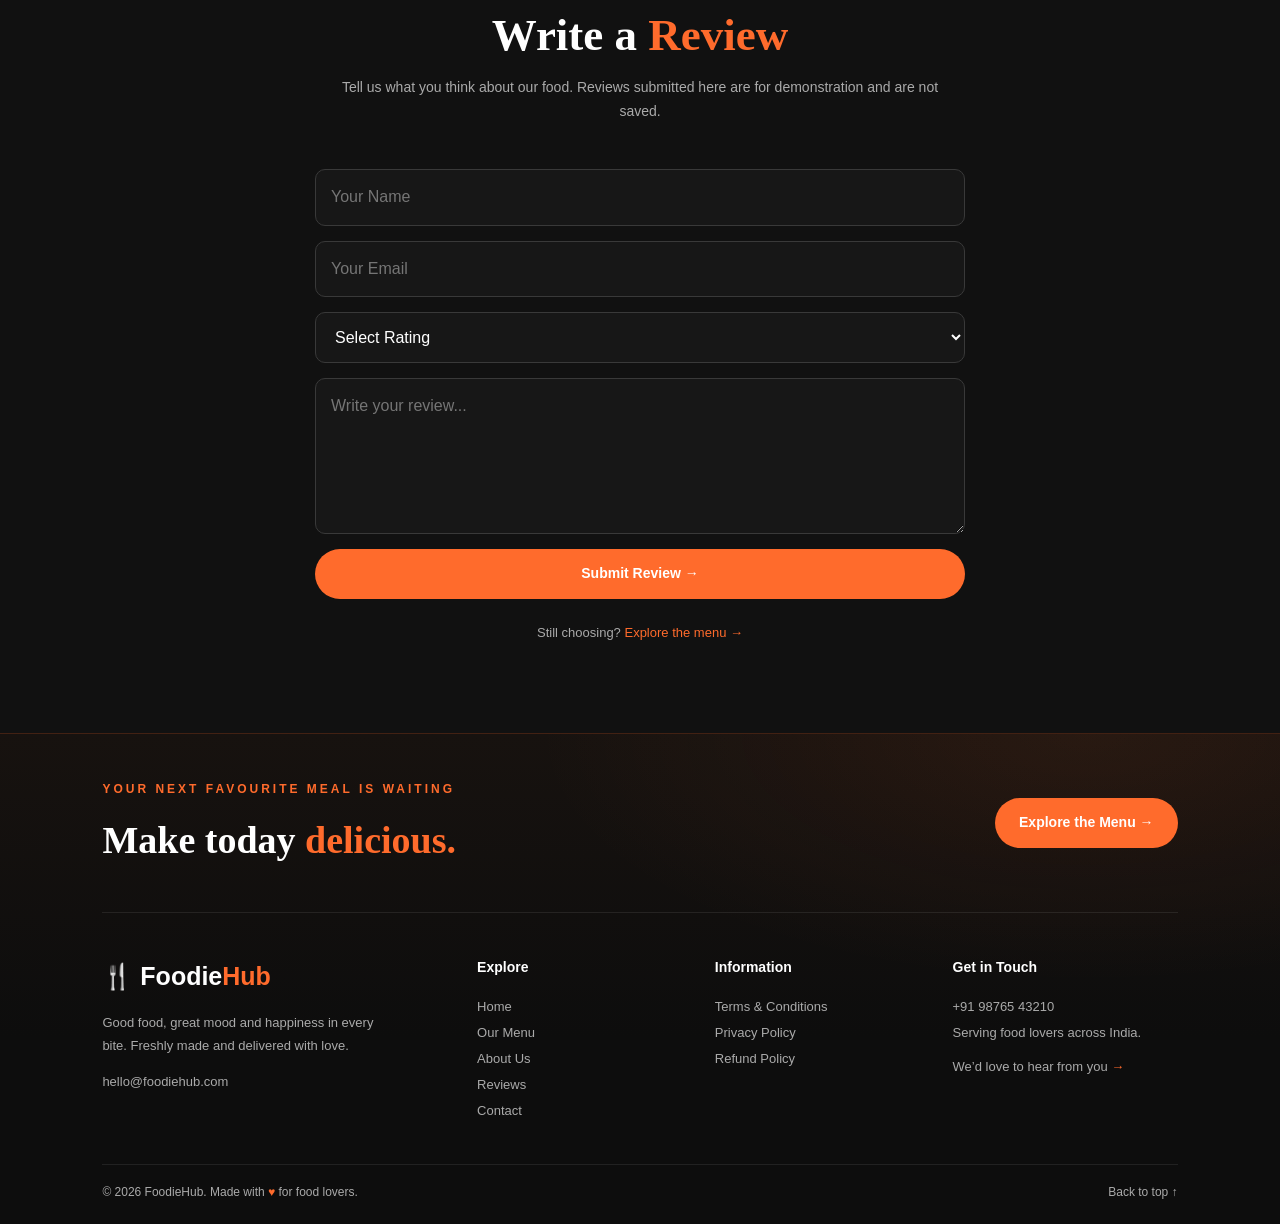
<file: reviews.html>
<!DOCTYPE html>
<html lang="en">
<head>
    <meta charset="UTF-8">
    <meta name="viewport" content="width=device-width, initial-scale=1.0">
    <title>Customer Reviews | FoodieHub</title>
    <link rel="stylesheet" href="style.css">
</head>
<body>

<header class="navbar">
    <a href="index.html" class="logo">🍴 Foodie<span>Hub</span></a>
    <button class="menu-toggle" aria-label="Toggle navigation">☰</button>
    <nav id="nav">
        <a href="index.html">Home</a><a href="menu.html">Menu</a>
        <a href="about.html">About</a><a href="reviews.html">Reviews</a>
        <a href="contact.html">Contact</a>
    </nav>
    <div class="nav-actions"><a href="cart.html" class="cart-btn">🛒 Cart <span id="cartCount">0</span></a><a href="login.html" class="login-btn">Sign In</a><a href="login.html" class="profile-icon" aria-label="Profile and sign in" title="Profile and sign in"><svg viewBox="0 0 24 24" aria-hidden="true"><circle cx="12" cy="8" r="4"></circle><path d="M4.5 21a7.5 7.5 0 0 1 15 0"></path></svg></a></div>
</header>

<section class="section reviews-section">
    <div class="section-heading">
        <span class="eyebrow">CUSTOMER FEEDBACK</span>
        <h2>What Our Sample Reviewers <span>Say</span></h2>
        <p>These are sample testimonials for the website demo, not verified customer reviews.</p>
    </div>

    <div class="review-grid">
        <div class="review-card"><div class="stars">★★★★★</div><p>"Absolutely delicious! The pizza was fresh and full of flavour. Highly recommended!"</p><h3>Priya Sharma</h3><small>Sample review</small></div>
        <div class="review-card"><div class="stars">★★★★★</div><p>"Amazing food and beautiful presentation. I enjoyed every bite."</p><h3>Rahul Kumar</h3><small>Sample review</small></div>
        <div class="review-card"><div class="stars">★★★★★</div><p>"The desserts are wonderful. I will definitely visit again."</p><h3>Ananya Reddy</h3><small>Sample review</small></div>
        <div class="review-card"><div class="stars">★★★★★</div><p>"The burgers were delicious and the menu has so many options."</p><h3>Arjun Varma</h3><small>Sample review</small></div>
        <div class="review-card"><div class="stars">★★★★★</div><p>"A wonderful food experience. Great flavours and lovely service."</p><h3>Sneha Rao</h3><small>Sample review</small></div>
        <div class="review-card"><div class="stars">★★★★☆</div><p>"Really enjoyed the pasta. Looking forward to trying more dishes."</p><h3>Kiran Kumar</h3><small>Sample review</small></div>
    </div>
</section>

<section class="section review-guide">
    <div class="section-heading">
        <span class="eyebrow">MORE THAN A STAR RATING</span>
        <h2>Tell us what made it <span>memorable.</span></h2>
        <p>Your notes help other food lovers decide what to try.</p>
    </div>
    <div class="feature-grid">
        <article class="feature-card"><span>😋</span><h3>The flavour</h3><p>What did you enjoy about the taste or ingredients?</p></article>
        <article class="feature-card"><span>🍴</span><h3>Your favourite bite</h3><p>Share the dish or detail you would recommend.</p></article>
        <article class="feature-card"><span>💡</span><h3>Helpful tips</h3><p>Let others know what they might like to try next.</p></article>
        <article class="feature-card"><span>🤝</span><h3>Keep it kind</h3><p>Thoughtful, respectful feedback makes this community better.</p></article>
    </div>
</section>

<section class="section features">
    <div class="section-heading">
        <span class="eyebrow">SHARE YOUR EXPERIENCE</span>
        <h2>Write a <span>Review</span></h2>
        <p>Tell us what you think about our food. Reviews submitted here are for demonstration and are not saved.</p>
    </div>
    <form class="contact-form" id="reviewForm">
        <input type="text" placeholder="Your Name" required>
        <input type="email" placeholder="Your Email" required>
        <select required>
            <option value="">Select Rating</option>
            <option>★★★★★ - Excellent</option>
            <option>★★★★☆ - Very Good</option>
            <option>★★★☆☆ - Good</option>
            <option>★★☆☆☆ - Average</option>
            <option>★☆☆☆☆ - Poor</option>
        </select>
        <textarea rows="5" placeholder="Write your review..." required></textarea>
        <button class="primary-btn" type="submit">Submit Review →</button>
    </form>
    <p class="review-menu-link">Still choosing? <a href="menu.html">Explore the menu →</a></p>
</section>

<footer class="footer">
    <div class="footer-highlight">
        <div><span class="eyebrow">YOUR NEXT FAVOURITE MEAL IS WAITING</span><h2>Make today <span>delicious.</span></h2></div>
        <a href="menu.html" class="primary-btn">Explore the Menu →</a>
    </div>
    <div class="footer-grid">
        <div class="footer-brand"><a href="index.html" class="logo">🍴 Foodie<span>Hub</span></a><p>Good food, great mood and happiness in every bite. Freshly made and delivered with love.</p><a class="footer-email" href="mailto:hello@foodiehub.com">hello@foodiehub.com</a></div>
        <div><h3>Explore</h3><a href="index.html">Home</a><a href="menu.html">Our Menu</a><a href="about.html">About Us</a><a href="reviews.html">Reviews</a><a href="contact.html">Contact</a></div>
        <div><h3>Information</h3><a href="terms.html">Terms & Conditions</a><a href="privacy.html">Privacy Policy</a><a href="refund.html">Refund Policy</a></div>
        <div><h3>Get in Touch</h3><a href="tel:+919876543210">+91 98765 43210</a><p>Serving food lovers across India.</p><a class="footer-contact-link" href="contact.html">We’d love to hear from you <span>→</span></a></div>
    </div>
    <div class="footer-bottom"><span>© <span data-current-year>2026</span> FoodieHub. Made with <span class="footer-heart">♥</span> for food lovers.</span><a href="#">Back to top ↑</a></div>
</footer>

<script>
document.getElementById("reviewForm").addEventListener("submit", function(e) {
    e.preventDefault();
    alert("Thank you for sharing your feedback! This demo does not save reviews yet.");
    this.reset();
});
</script>
<script src="site.js"></script>
</body>
</html>
</file>
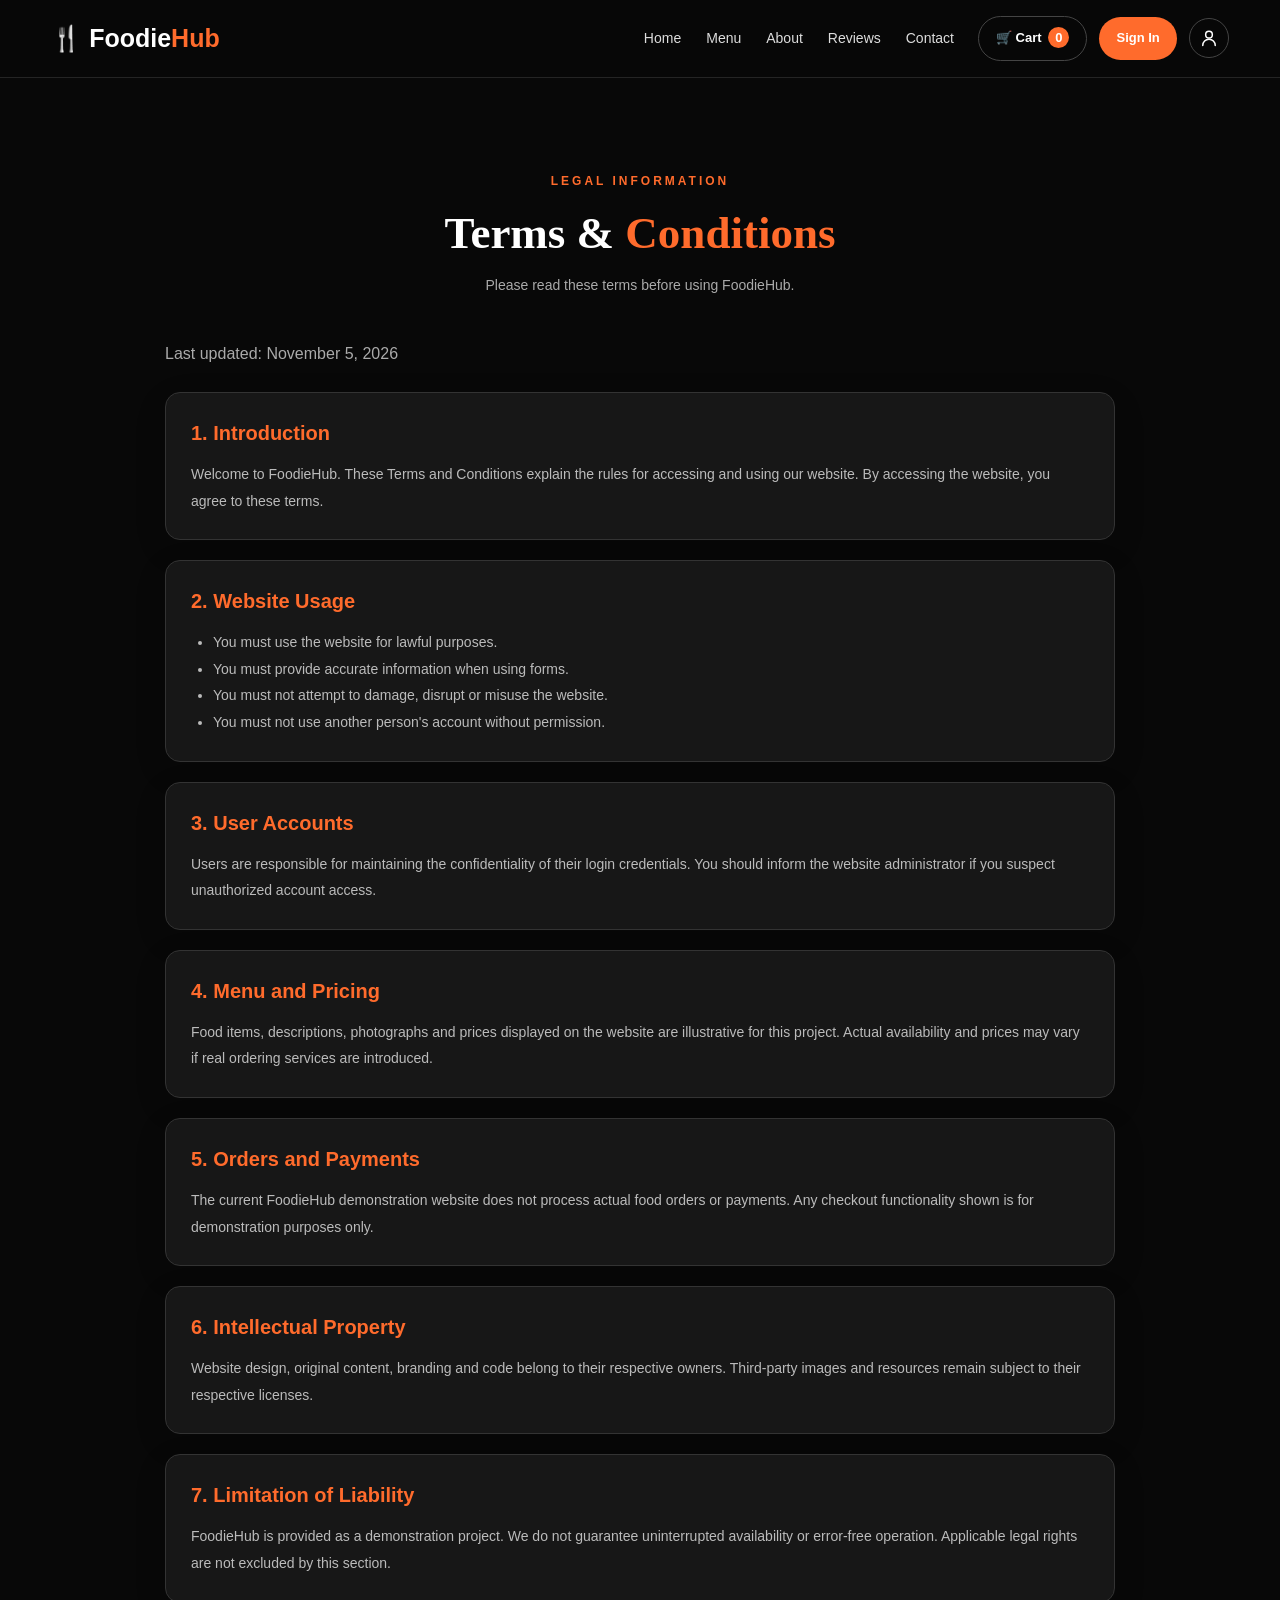
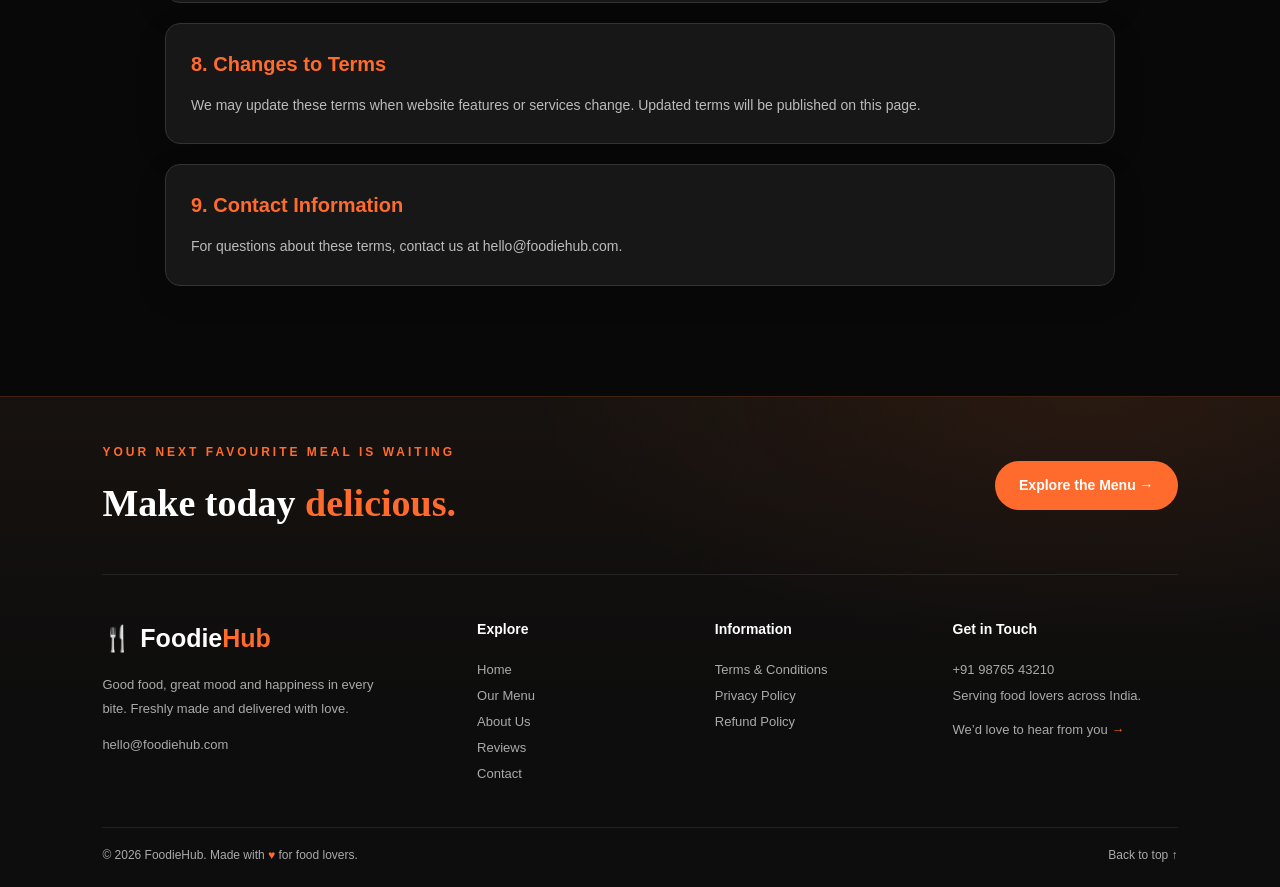
<file: terms.html>
<!DOCTYPE html>
<html lang="en">
<head>
    <meta charset="UTF-8">
    <meta name="viewport" content="width=device-width, initial-scale=1.0">
    <title>Terms and Conditions | FoodieHub</title>
    <link rel="stylesheet" href="style.css">
    <style>
        .policy-content { max-width: 950px; margin: auto; }
        .policy-card {
            background: var(--card);
            padding: 25px;
            border: 1px solid #333;
            border-radius: 15px;
            margin-bottom: 20px;
        }
        .policy-card h2 { color: var(--orange); margin-bottom: 12px; font-size: 20px; }
        .policy-card p, .policy-card li {
            color: #bbb;
            line-height: 1.9;
            font-size: 14px;
        }
        .policy-card ul { padding-left: 22px; }
        .policy-content .updated { color: var(--gray); margin-bottom: 25px; }
    </style>
</head>
<body>

<header class="navbar">
    <a href="index.html" class="logo">🍴 Foodie<span>Hub</span></a>
    <button class="menu-toggle" aria-label="Toggle navigation">☰</button>
    <nav id="nav">
        <a href="index.html">Home</a><a href="menu.html">Menu</a>
        <a href="about.html">About</a><a href="reviews.html">Reviews</a>
        <a href="contact.html">Contact</a>
    </nav>
    <div class="nav-actions"><a href="cart.html" class="cart-btn">🛒 Cart <span id="cartCount">0</span></a><a href="login.html" class="login-btn">Sign In</a><a href="login.html" class="profile-icon" aria-label="Profile and sign in" title="Profile and sign in"><svg viewBox="0 0 24 24" aria-hidden="true"><circle cx="12" cy="8" r="4"></circle><path d="M4.5 21a7.5 7.5 0 0 1 15 0"></path></svg></a></div>
</header>

<section class="section">
    <div class="section-heading">
        <span class="eyebrow">LEGAL INFORMATION</span>
        <h2>Terms & <span>Conditions</span></h2>
        <p>Please read these terms before using FoodieHub.</p>
    </div>

    <div class="policy-content">
        <p class="updated">Last updated: November 5, 2026</p>

        <div class="policy-card">
            <h2>1. Introduction</h2>
            <p>Welcome to FoodieHub. These Terms and Conditions explain the rules for accessing and using our website. By accessing the website, you agree to these terms.</p>
        </div>

        <div class="policy-card">
            <h2>2. Website Usage</h2>
            <ul>
                <li>You must use the website for lawful purposes.</li>
                <li>You must provide accurate information when using forms.</li>
                <li>You must not attempt to damage, disrupt or misuse the website.</li>
                <li>You must not use another person's account without permission.</li>
            </ul>
        </div>

        <div class="policy-card">
            <h2>3. User Accounts</h2>
            <p>Users are responsible for maintaining the confidentiality of their login credentials. You should inform the website administrator if you suspect unauthorized account access.</p>
        </div>

        <div class="policy-card">
            <h2>4. Menu and Pricing</h2>
            <p>Food items, descriptions, photographs and prices displayed on the website are illustrative for this project. Actual availability and prices may vary if real ordering services are introduced.</p>
        </div>

        <div class="policy-card">
            <h2>5. Orders and Payments</h2>
            <p>The current FoodieHub demonstration website does not process actual food orders or payments. Any checkout functionality shown is for demonstration purposes only.</p>
        </div>

        <div class="policy-card">
            <h2>6. Intellectual Property</h2>
            <p>Website design, original content, branding and code belong to their respective owners. Third-party images and resources remain subject to their respective licenses.</p>
        </div>

        <div class="policy-card">
            <h2>7. Limitation of Liability</h2>
            <p>FoodieHub is provided as a demonstration project. We do not guarantee uninterrupted availability or error-free operation. Applicable legal rights are not excluded by this section.</p>
        </div>

        <div class="policy-card">
            <h2>8. Changes to Terms</h2>
            <p>We may update these terms when website features or services change. Updated terms will be published on this page.</p>
        </div>

        <div class="policy-card">
            <h2>9. Contact Information</h2>
            <p>For questions about these terms, contact us at hello@foodiehub.com.</p>
        </div>
    </div>
</section>

<footer class="footer">
    <div class="footer-highlight">
        <div><span class="eyebrow">YOUR NEXT FAVOURITE MEAL IS WAITING</span><h2>Make today <span>delicious.</span></h2></div>
        <a href="menu.html" class="primary-btn">Explore the Menu →</a>
    </div>
    <div class="footer-grid">
        <div class="footer-brand"><a href="index.html" class="logo">🍴 Foodie<span>Hub</span></a><p>Good food, great mood and happiness in every bite. Freshly made and delivered with love.</p><a class="footer-email" href="mailto:hello@foodiehub.com">hello@foodiehub.com</a></div>
        <div><h3>Explore</h3><a href="index.html">Home</a><a href="menu.html">Our Menu</a><a href="about.html">About Us</a><a href="reviews.html">Reviews</a><a href="contact.html">Contact</a></div>
        <div><h3>Information</h3><a href="terms.html">Terms & Conditions</a><a href="privacy.html">Privacy Policy</a><a href="refund.html">Refund Policy</a></div>
        <div><h3>Get in Touch</h3><a href="tel:+919876543210">+91 98765 43210</a><p>Serving food lovers across India.</p><a class="footer-contact-link" href="contact.html">We’d love to hear from you <span>→</span></a></div>
    </div>
    <div class="footer-bottom"><span>© <span data-current-year>2026</span> FoodieHub. Made with <span class="footer-heart">♥</span> for food lovers.</span><a href="#">Back to top ↑</a></div>
</footer>

<script src="site.js"></script>
</body>
</html>
</file>
<file: style.css>
:root {
    --bg: #080808;
    --bg-soft: #111111;
    --card: #171717;
    --orange: #ff6b2c;
    --orange-light: #ff9d42;
    --white: #ffffff;
    --gray: #aaaaaa;
    --radius: 20px;
}

* {
    margin: 0;
    padding: 0;
    box-sizing: border-box;
    scroll-behavior: smooth;
}

body {
    background: var(--bg);
    color: var(--white);
    font-family: 'DM Sans', sans-serif;
    overflow-x: hidden;
    line-height: 1.55;
}

.home-page {
    background:
        radial-gradient(ellipse at 12% 18%, #7a2c151c, transparent 30%),
        radial-gradient(ellipse at 88% 55%, #ff6b2c0c, transparent 28%),
        var(--bg);
    background-attachment: fixed;
}

a { text-decoration: none; color: inherit; }
button, input, textarea, select { font: inherit; }
button { cursor: pointer; }

::selection { background: var(--orange); color: white; }

:focus-visible {
    outline: 2px solid var(--orange-light);
    outline-offset: 4px;
}

/* Loader */
.loader {
    position: fixed;
    inset: 0;
    z-index: 9999;
    background: #080808;
    display: flex;
    flex-direction: column;
    justify-content: center;
    align-items: center;
    gap: 15px;
    transition: .5s;
}

.loader div {
    font-size: 30px;
    font-weight: 800;
    color: var(--orange);
    animation: pulse 1s infinite alternate;
}

.loader span { color: var(--gray); font-size: 13px; }
.loader.hide { opacity: 0; visibility: hidden; }

@keyframes pulse {
    to { transform: scale(1.08); }
}

/* Navbar */
.navbar {
    min-height: 78px;
    padding: 15px 4%;
    display: flex;
    align-items: center;
    justify-content: flex-start;
    background: rgba(8,8,8,.94);
    backdrop-filter: blur(15px);
    position: sticky;
    top: 0;
    z-index: 100;
    border-bottom: 1px solid #242424;
}

.logo {
    font-size: 25px;
    font-weight: 800;
    white-space: nowrap;
}

.logo span { color: var(--orange); }

.navbar nav {
    display: flex;
    gap: 25px;
    margin-left: auto;
}

.navbar nav a {
    color: #ddd;
    font-size: 14px;
    transition: color .3s, transform .3s;
    position: relative;
}

.navbar nav a::after {
    content: "";
    position: absolute;
    left: 0;
    right: 100%;
    bottom: -7px;
    height: 2px;
    background: var(--orange);
    transition: right .3s ease;
}

.navbar nav a:hover { color: var(--orange); transform: translateY(-2px); }
.navbar nav a:hover::after { right: 0; }
.navbar nav a[aria-current="page"] { color: var(--orange-light); }
.navbar nav a[aria-current="page"]::after { right: 0; }

.home-page .navbar { animation: navDrop .65s ease both; }

.nav-actions {
    display: flex;
    align-items: center;
    gap: 12px;
    margin-left: 24px;
}

.profile-icon {
    display: inline-flex;
    width: 40px;
    height: 40px;
    flex: 0 0 40px;
    align-items: center;
    justify-content: center;
    border: 1px solid #444;
    border-radius: 50%;
    color: #fff;
    transition: color .25s ease, border-color .25s ease, background .25s ease;
}

.profile-icon svg {
    width: 20px;
    height: 20px;
    fill: none;
    stroke: currentColor;
    stroke-width: 1.8;
    stroke-linecap: round;
    stroke-linejoin: round;
}

.profile-icon:hover {
    color: var(--orange);
    border-color: var(--orange);
    background: #ff6b2c14;
}

.cart-btn, .login-btn {
    padding: 11px 17px;
    border-radius: 30px;
    font-size: 13px;
    font-weight: 700;
    border: 1px solid #444;
    background: transparent;
    color: white;
}

#cartCount {
    background: var(--orange);
    border-radius: 50%;
    padding: 3px 7px;
    margin-left: 3px;
}

.login-btn, .primary-btn {
    background: var(--orange);
    border: none;
    color: white;
}

.login-btn:hover, .primary-btn:hover {
    background: var(--orange-light);
    transform: translateY(-3px);
    box-shadow: 0 8px 24px #ff6b2c44;
}

.menu-toggle {
    display: none;
    background: transparent;
    color: white;
    border: 0;
    font-size: 27px;
}

/* Hero */
.hero {
    min-height: 620px;
    padding: 85px 8%;
    display: grid;
    grid-template-columns: 1.1fr 1fr;
    align-items: center;
    gap: 40px;
    position: relative;
    isolation: isolate;
    overflow: hidden;
    background:
        radial-gradient(circle at 85% 35%, #57200e55, transparent 35%),
        radial-gradient(circle at 5% 90%, #5b260d22, transparent 35%);
}

.hero::before,
.hero::after {
    content: "";
    position: absolute;
    z-index: -1;
    pointer-events: none;
    border-radius: 50%;
}

.hero::before {
    width: 430px;
    height: 430px;
    right: 7%;
    top: 10%;
    background: radial-gradient(circle, #ff6b2c1c, transparent 70%);
    animation: glowBreath 6s ease-in-out infinite alternate;
}

.hero::after {
    width: 260px;
    height: 260px;
    left: -150px;
    bottom: -150px;
    border: 1px solid #ff6b2c33;
    box-shadow: 0 0 0 28px #ff6b2c08, 0 0 0 56px #ff6b2c06;
    animation: orbit 28s linear infinite;
}

.hero-content,
.hero-image { position: relative; z-index: 1; }

.home-page .hero-content.reveal.show > * {
    animation: heroRise .7s both;
}

.home-page .hero-content.reveal.show > :nth-child(1) { animation-delay: .08s; }
.home-page .hero-content.reveal.show > :nth-child(2) { animation-delay: .18s; }
.home-page .hero-content.reveal.show > :nth-child(3) { animation-delay: .28s; }
.home-page .hero-content.reveal.show > :nth-child(4) { animation-delay: .38s; }
.home-page .hero-content.reveal.show > :nth-child(5) { animation-delay: .48s; }

.home-page .hero-image.reveal.show {
    animation: heroImageIn .9s .2s both;
}

.eyebrow {
    color: var(--orange);
    font-size: 12px;
    font-weight: 800;
    letter-spacing: 3px;
}

.hero h1 {
    font-family: 'Playfair Display', serif;
    font-size: clamp(44px, 6vw, 76px);
    line-height: 1.12;
    margin: 20px 0;
}

.hero h1 span, .section-heading h2 span,
.about-content h2 span {
    color: var(--orange);
}

.hero-content > p {
    max-width: 470px;
    color: var(--gray);
    line-height: 1.8;
}

.hero-buttons {
    display: flex;
    gap: 15px;
    margin-top: 30px;
    flex-wrap: wrap;
}

.primary-btn, .secondary-btn {
    display: inline-block;
    padding: 14px 24px;
    border-radius: 30px;
    font-size: 14px;
    font-weight: 700;
    transition: .3s;
}

.secondary-btn {
    border: 1px solid #555;
}

.secondary-btn:hover {
    border-color: var(--orange);
    color: var(--orange);
}

.hero-stats {
    display: flex;
    gap: 35px;
    margin-top: 50px;
}

.hero-stats div { display: flex; flex-direction: column; gap: 5px; }
.hero-stats strong { font-size: 23px; color: var(--orange); }
.hero-stats small { font-size: 11px; color: var(--gray); }

.hero-image {
    display: flex;
    justify-content: center;
    position: relative;
}

.hero-circle {
    width: min(390px, 75vw);
    aspect-ratio: 1;
    border-radius: 50%;
    border: 9px solid #ff6b2c;
    padding: 12px;
    box-shadow: 0 0 70px #ff6b2c44;
    animation: float 4s ease-in-out infinite;
    position: relative;
}

.hero-circle::before {
    content: "";
    position: absolute;
    inset: -20px;
    border: 1px dashed #ff9d4280;
    border-radius: inherit;
    animation: orbit 24s linear infinite;
}

.hero-circle img {
    width: 100%;
    height: 100%;
    object-fit: cover;
    border-radius: 50%;
    animation: imageBreathe 8s ease-in-out infinite alternate;
    will-change: transform;
}

@keyframes float {
    50% { transform: translateY(-15px); }
}

.floating-card {
    position: absolute;
    left: 0;
    top: 20%;
    padding: 13px 17px;
    background: #242424;
    border: 1px solid #555;
    border-radius: 12px;
    font-size: 13px;
    animation: float 3s infinite;
    box-shadow: 0 12px 35px #0008;
    backdrop-filter: blur(10px);
}

.second-card {
    left: auto;
    right: 0;
    top: 75%;
    animation-delay: .8s;
}

/* Marquee */
.marquee {
    overflow: hidden;
    white-space: nowrap;
    background: var(--orange);
    padding: 15px 0;
    font-weight: 800;
    letter-spacing: 3px;
    color: #111;
}

.marquee div {
    display: inline-block;
    animation: marquee 25s linear infinite;
}

@keyframes marquee {
    to { transform: translateX(-50%); }
}

/* Sections */
.section { padding: 90px 8%; }

.section-heading {
    text-align: center;
    margin-bottom: 45px;
}

.section-heading h2 {
    font-family: 'Playfair Display', serif;
    font-size: clamp(30px, 4vw, 45px);
    margin: 13px 0;
}

.section-heading p { color: var(--gray); font-size: 14px; }

/* Categories */
.category-grid {
    display: grid;
    grid-template-columns: repeat(5, 1fr);
    gap: 20px;
}

.category-card {
    text-align: center;
    background: var(--card);
    border: 1px solid #292929;
    border-radius: var(--radius);
    padding: 30px 10px;
    transition: transform .35s, border-color .35s, box-shadow .35s, background .35s;
}

.category-card span { font-size: 42px; }
.category-card h3 { margin-top: 15px; font-size: 15px; }

.category-card:hover {
    transform: translateY(-10px);
    border-color: var(--orange);
    box-shadow: 0 12px 35px #ff6b2c20;
    background: linear-gradient(145deg, #211915, var(--card) 65%);
}

.home-page .category-card.reveal:nth-child(2),
.home-page .feature-card.reveal:nth-child(2),
.home-page .review-card.reveal:nth-child(2) { transition-delay: .08s; }
.home-page .category-card.reveal:nth-child(3),
.home-page .feature-card.reveal:nth-child(3),
.home-page .review-card.reveal:nth-child(3) { transition-delay: .16s; }
.home-page .category-card.reveal:nth-child(4),
.home-page .feature-card.reveal:nth-child(4) { transition-delay: .24s; }
.home-page .category-card.reveal:nth-child(5) { transition-delay: .32s; }

/* Menu */
.menu-section { background: var(--bg-soft); }

.filter-buttons {
    display: flex;
    justify-content: center;
    gap: 12px;
    margin-bottom: 35px;
    flex-wrap: wrap;
}

.filter-btn {
    background: transparent;
    color: white;
    border: 1px solid #444;
    padding: 10px 23px;
    border-radius: 30px;
    transition: .3s;
}

.filter-btn.active, .filter-btn:hover {
    background: var(--orange);
    border-color: var(--orange);
}

.food-grid {
    display: grid;
    grid-template-columns: repeat(4, 1fr);
    gap: 24px;
}

.food-card {
    background: var(--card);
    border: 1px solid #292929;
    border-radius: var(--radius);
    overflow: hidden;
    transition: .35s;
}

.food-card:hover {
    transform: translateY(-9px);
    border-color: var(--orange);
    box-shadow: 0 15px 35px #ff6b2c17;
}

.home-page .food-card.reveal:nth-child(4n + 2) { transition-delay: .07s; }
.home-page .food-card.reveal:nth-child(4n + 3) { transition-delay: .14s; }
.home-page .food-card.reveal:nth-child(4n + 4) { transition-delay: .21s; }

.food-card.hide { display: none; }

.food-image {
    height: 190px;
    position: relative;
    overflow: hidden;
}

.food-image img {
    width: 100%;
    height: 100%;
    object-fit: cover;
    transition: .5s;
}

.food-card:hover .food-image img { transform: scale(1.1); }

.food-tag {
    position: absolute;
    top: 13px;
    left: 13px;
    background: var(--orange);
    padding: 6px 12px;
    border-radius: 20px;
    font-size: 10px;
    font-weight: 700;
}

.food-info { padding: 20px; }
.food-info h3 { font-size: 17px; }
.food-info p { font-size: 12px; color: var(--gray); margin: 10px 0 18px; }

.food-bottom {
    display: flex;
    justify-content: space-between;
    align-items: center;
}

.food-bottom strong { color: var(--orange); font-size: 19px; }

.add-btn {
    background: transparent;
    border: 1px solid var(--orange);
    color: var(--orange);
    padding: 8px 16px;
    border-radius: 20px;
    transition: .3s;
}

.add-btn:hover { background: var(--orange); color: white; }

/* About */
.about-section {
    display: grid;
    grid-template-columns: 1fr 1fr;
    align-items: center;
    gap: 65px;
}

.about-image img {
    width: 100%;
    height: 420px;
    object-fit: cover;
    border-radius: 25px;
}

.about-content h2 {
    font-family: 'Playfair Display', serif;
    font-size: 42px;
    margin: 18px 0;
    line-height: 1.25;
}

.about-content p {
    color: var(--gray);
    line-height: 1.9;
    margin-bottom: 17px;
    font-size: 14px;
}

.about-content .primary-btn {
    margin-top: 12px;
}

.about-journey { background: var(--bg-soft); }

.about-invitation {
    padding-top: 72px;
    padding-bottom: 72px;
    text-align: center;
    background:
        radial-gradient(ellipse at 50% 100%, #ff6b2c18, transparent 60%),
        var(--bg);
}

.about-invitation-content { max-width: 700px; margin: auto; }

.about-invitation h2 {
    margin: 14px 0;
    font-family: 'Playfair Display', serif;
    font-size: clamp(30px, 4vw, 44px);
}

.about-invitation h2 span { color: var(--orange); }
.about-invitation p { margin: 0 auto 24px; color: var(--gray); line-height: 1.8; }

/* Features */
.features { background: var(--bg-soft); }

.feature-grid {
    display: grid;
    grid-template-columns: repeat(4, 1fr);
    gap: 20px;
}

.feature-card {
    background: var(--card);
    text-align: center;
    padding: 35px 18px;
    border-radius: var(--radius);
    border: 1px solid #292929;
    transition: .3s;
}

.feature-card:hover {
    transform: translateY(-8px);
    border-color: var(--orange);
    box-shadow: 0 15px 35px #ff6b2c18;
}

.feature-card span { font-size: 38px; display: inline-block; transition: transform .35s; }
.feature-card:hover span { transform: translateY(-5px) rotate(-8deg) scale(1.12); }
.feature-card h3 { margin: 18px 0 10px; font-size: 16px; }
.feature-card p { color: var(--gray); font-size: 12px; }

/* Reviews */
.review-grid {
    display: grid;
    grid-template-columns: repeat(3, 1fr);
    gap: 22px;
}

.review-card {
    background: var(--card);
    padding: 30px;
    border: 1px solid #303030;
    border-radius: var(--radius);
    transition: .3s;
}

.review-card:hover { border-color: var(--orange); transform: translateY(-6px); }
.stars { color: #ffb52e; letter-spacing: 4px; margin-bottom: 18px; }
.review-card p { color: #ccc; line-height: 1.8; font-size: 14px; margin-bottom: 22px; }
.review-card h3 { font-size: 15px; }
.review-card small { color: var(--gray); }

.review-guide { background: var(--bg-soft); }

.review-menu-link {
    margin-top: 24px;
    color: var(--gray);
    text-align: center;
    font-size: 13px;
}

.review-menu-link a { color: var(--orange); }
.review-menu-link a:hover { color: var(--orange-light); }

/* Cart */
.cart-section { background: var(--bg-soft); }

.cart-container {
    max-width: 850px;
    margin: auto;
    background: var(--card);
    border-radius: var(--radius);
    padding: 30px;
}

.empty-cart { color: var(--gray); text-align: center; padding: 25px; }

.cart-item {
    display: flex;
    justify-content: space-between;
    align-items: center;
    padding: 15px 0;
    border-bottom: 1px solid #383838;
    gap: 15px;
}

.cart-item p { color: var(--orange); margin-top: 5px; }

.quantity-controls {
    display: flex;
    align-items: center;
    gap: 12px;
}

.quantity-controls button, .remove-btn {
    background: #333;
    color: white;
    border: 0;
    padding: 6px 11px;
    border-radius: 6px;
}

.remove-btn { background: #792a22; }

.cart-total {
    display: flex;
    justify-content: space-between;
    align-items: center;
    gap: 15px;
    flex-wrap: wrap;
    padding-top: 25px;
}

.cart-total h3 span { color: var(--orange); }

/* Contact */
.contact-form {
    max-width: 650px;
    margin: auto;
    display: grid;
    gap: 15px;
}

.contact-form input, .contact-form textarea,
.contact-form select, .auth-box input {
    width: 100%;
    padding: 15px;
    border: 1px solid #393939;
    background: #171717;
    border-radius: 10px;
    color: white;
    outline: none;
}

.contact-form input:focus, .contact-form textarea:focus,
.contact-form select:focus,
.auth-box input:focus {
    border-color: var(--orange);
}

.contact-form textarea { resize: vertical; }

.contact-faq { background: var(--bg-soft); }

.faq-list {
    display: grid;
    gap: 12px;
    max-width: 820px;
    margin: auto;
}

.faq-item {
    padding: 20px 22px;
    border: 1px solid #303030;
    border-radius: 14px;
    background: var(--card);
    transition: border-color .25s ease, background .25s ease;
}

.faq-item[open] {
    border-color: #ff6b2c88;
    background: linear-gradient(145deg, #211915, var(--card) 70%);
}

.faq-item summary {
    color: #fff;
    font-weight: 700;
    cursor: pointer;
    list-style: none;
}

.faq-item summary::-webkit-details-marker { display: none; }
.faq-item summary::after { content: "+"; float: right; color: var(--orange); font-size: 20px; line-height: 1; }
.faq-item[open] summary::after { content: "-"; }
.faq-item p { margin: 14px 28px 0 0; color: var(--gray); font-size: 14px; line-height: 1.8; }
.faq-item p a { color: var(--orange); }

/* Footer */
.footer {
    padding: 0 8% 22px;
    background:
        radial-gradient(ellipse at 85% 0%, #ff6b2c14, transparent 36%),
        linear-gradient(180deg, #17120f, #0d0d0d 62%);
    border-top: 1px solid #ff6b2c38;
}

.footer-grid {
    display: grid;
    padding: 44px 0 12px;
    grid-template-columns: 1.7fr 1fr 1fr 1.15fr;
    gap: 42px;
}

.footer-grid h3 {
    color: #fff;
    margin-bottom: 16px;
    font-size: 14px;
}

.footer-grid p, .footer-grid a:not(.logo) {
    display: block;
    color: var(--gray);
    font-size: 13px;
    line-height: 2;
}

.footer-grid a:hover { color: var(--orange); }
.footer-grid .logo { display: inline-block; margin-bottom: 15px; }

.footer-brand p {
    max-width: 290px;
    margin: 0 0 12px;
    color: var(--gray);
    line-height: 1.8;
}

.footer-grid .footer-email { color: var(--orange); }
.footer-grid .footer-contact-link { margin-top: 8px; color: #fff; }

.footer-bottom {
    border-top: 1px solid #333;
    display: flex;
    justify-content: space-between;
    align-items: center;
    gap: 16px;
    margin-top: 28px;
    padding-top: 18px;
    text-align: left;
    border-color: #ffffff15;
    color: var(--gray);
    font-size: 12px;
}

.footer-highlight {
    display: flex;
    justify-content: space-between;
    align-items: center;
    gap: 24px;
    padding: 42px 0;
    border-bottom: 1px solid #ffffff15;
}

.footer-highlight h2 {
    margin-top: 10px;
    font-family: 'Playfair Display', serif;
    font-size: clamp(26px, 4vw, 38px);
}

.footer-highlight h2 span { color: var(--orange); }
.footer-highlight .primary-btn { white-space: nowrap; }

.footer-contact-link span {
    display: inline-block;
    color: var(--orange);
    transition: transform .25s ease;
}

.footer-contact-link:hover span { transform: translateX(5px); }

.footer-bottom a { transition: color .25s ease; }
.footer-bottom a:hover { color: var(--orange); }
.footer-heart { color: var(--orange); }

/* Login and Register Modal */
.modal-overlay {
    position: fixed;
    inset: 0;
    z-index: 5000;
    background: rgba(0,0,0,.85);
    backdrop-filter: blur(8px);
    display: flex;
    justify-content: center;
    align-items: center;
    padding: 15px;
    opacity: 0;
    visibility: hidden;
    transition: .3s;
}

.modal-overlay.show { opacity: 1; visibility: visible; }

.auth-box {
    width: 100%;
    max-width: 420px;
    background: #171717;
    border: 1px solid #484848;
    border-radius: 22px;
    padding: 35px;
    position: relative;
    transform: translateY(30px);
    transition: .3s;
    max-height: 90vh;
    overflow-y: auto;
}

.modal-overlay.show .auth-box { transform: translateY(0); }

.close-modal {
    position: absolute;
    top: 12px;
    right: 18px;
    font-size: 30px;
    color: white;
    background: none;
    border: none;
}

.auth-brand {
    color: var(--orange);
    font-weight: 800;
    font-size: 22px;
    text-align: center;
    margin-bottom: 20px;
}

.auth-box h2 { text-align: center; font-size: 27px; }
.auth-box > p { text-align: center; color: var(--gray); font-size: 12px; margin: 10px 0 20px; }

.auth-tabs {
    display: flex;
    background: #292929;
    border-radius: 10px;
    padding: 5px;
    margin-bottom: 22px;
}

.auth-tab {
    flex: 1;
    padding: 11px;
    color: white;
    background: transparent;
    border: none;
    border-radius: 8px;
}

.auth-tab.active { background: var(--orange); }

.auth-box form { display: grid; gap: 13px; }
.auth-submit { width: 100%; margin-top: 5px; cursor: pointer; }

.auth-note { text-align: center; color: var(--gray); font-size: 12px; }
.auth-note a { color: var(--orange); }

.demo-note { margin-bottom: 0 !important; font-size: 10px !important; }

.hidden { display: none !important; }

.toast {
    position: fixed;
    bottom: 25px;
    right: 25px;
    z-index: 6000;
    background: var(--orange);
    color: white;
    padding: 14px 22px;
    border-radius: 10px;
    transform: translateY(100px);
    opacity: 0;
    transition: .3s;
    max-width: calc(100% - 50px);
}

.toast.show { transform: translateY(0); opacity: 1; }

@keyframes navDrop {
    from { opacity: 0; transform: translateY(-16px); }
    to { opacity: 1; transform: translateY(0); }
}

@keyframes heroRise {
    from { opacity: 0; transform: translateY(22px); }
    to { opacity: 1; transform: translateY(0); }
}

@keyframes heroImageIn {
    from { opacity: 0; transform: translateX(30px) scale(.96); }
    to { opacity: 1; transform: translateX(0) scale(1); }
}

@keyframes glowBreath {
    from { transform: scale(.88); opacity: .6; }
    to { transform: scale(1.12); opacity: 1; }
}

@keyframes orbit {
    to { transform: rotate(360deg); }
}

@keyframes imageBreathe {
    to { transform: scale(1.06); }
}

/* Reveal animation */
.motion-ready .reveal {
    opacity: 0;
    transform: translateY(35px);
    transition: opacity .7s ease, transform .7s ease;
}

.motion-ready .reveal.show {
    opacity: 1;
    transform: translateY(0);
}

@media (prefers-reduced-motion: reduce) {
    *,
    *::before,
    *::after {
        scroll-behavior: auto !important;
        animation-duration: .01ms !important;
        animation-delay: 0s !important;
        animation-iteration-count: 1 !important;
        transition-duration: .01ms !important;
        transition-delay: 0s !important;
    }

    .motion-ready .reveal {
        opacity: 1;
        transform: none;
    }

    .home-page .hero-content.reveal.show,
    .home-page .hero-content.reveal.show > *,
    .home-page .hero-image.reveal.show {
        animation: none !important;
        opacity: 1 !important;
        transform: none !important;
    }
}

/* Shared polish */
.navbar { animation: navDrop .55s ease both; }

.section-heading h2 {
    line-height: 1.2;
    text-wrap: balance;
}

.section-heading p {
    max-width: 620px;
    margin: 0 auto;
    line-height: 1.75;
}

.food-image::after {
    content: "";
    position: absolute;
    inset: 45% 0 0;
    background: linear-gradient(transparent, #09090945);
    pointer-events: none;
}

.food-card, .category-card, .feature-card, .review-card,
.faq-item, .policy-card, .cart-container, .login-card {
    box-shadow: 0 10px 35px #00000018;
}

.feature-card, .review-card, .policy-card, .faq-item {
    transition: transform .3s ease, border-color .3s ease, background .3s ease,
        box-shadow .3s ease;
}

.feature-card:hover, .review-card:hover, .policy-card:hover, .faq-item:hover {
    box-shadow: 0 16px 42px #00000035, 0 0 25px #ff6b2c0d;
}

.policy-card:hover { transform: translateY(-3px); }

.primary-btn, .secondary-btn, .cart-btn, .login-btn, .profile-icon,
.add-btn, .filter-btn, .menu-toggle {
    transition: transform .25s ease, color .25s ease, background .25s ease,
        border-color .25s ease, box-shadow .25s ease;
}

.primary-btn:active, .secondary-btn:active, .add-btn:active,
.filter-btn:active { transform: scale(.97); }

.menu-toggle { border-radius: 10px; padding: 3px 8px; }
.menu-toggle:hover { color: var(--orange); background: #ff6b2c14; }

.contact-form input, .contact-form textarea, .contact-form select,
.auth-box input {
    transition: border-color .2s ease, box-shadow .2s ease;
}

.contact-form input:focus, .contact-form textarea:focus,
.contact-form select:focus, .auth-box input:focus {
    box-shadow: 0 0 0 3px #ff6b2c1a;
}

.navbar nav a:focus-visible::after { right: 0; }

.food-grid > .food-card.reveal:nth-child(4n + 2),
.feature-grid > .feature-card.reveal:nth-child(4n + 2),
.review-grid > .review-card.reveal:nth-child(3n + 2) {
    transition-delay: .08s;
}

.food-grid > .food-card.reveal:nth-child(4n + 3),
.feature-grid > .feature-card.reveal:nth-child(4n + 3),
.review-grid > .review-card.reveal:nth-child(3n + 3) {
    transition-delay: .16s;
}

.food-grid > .food-card.reveal:nth-child(4n + 4),
.feature-grid > .feature-card.reveal:nth-child(4n + 4) {
    transition-delay: .24s;
}

@media (max-width: 800px) {
    .navbar nav.open {
        animation: navDrop .25s ease both;
    }
}

/* Responsive */
@media(max-width: 1050px) {
    .navbar { padding: 15px 4%; }
    .navbar nav { gap: 13px; }
    .food-grid { grid-template-columns: repeat(2, 1fr); }
    .hero { padding: 70px 5%; }
}

@media(max-width: 800px) {
    .navbar { flex-wrap: wrap; gap: 0; }
    .menu-toggle {
        display: block;
        order: 2;
        margin-left: auto;
        width: 40px;
        height: 40px;
        flex: 0 0 40px;
        font-size: 24px;
        line-height: 1;
    }
    .navbar nav {
        display: none;
        width: 100%;
        flex-direction: column;
        gap: 16px;
        padding: 18px 0 8px;
        margin-left: 0;
        order: 4;
    }
    .navbar nav.open { display: flex; }
    .nav-actions {
        order: 3;
        gap: 8px;
        flex: 0 0 auto;
        margin: 0 0 0 10px;
    }
    .nav-actions .login-btn { display: none; }
    .hero { grid-template-columns: 1fr; text-align: center; }
    .hero-content > p { margin: auto; }
    .hero-buttons, .hero-stats { justify-content: center; }
    .hero-image { margin-top: 35px; }
    .category-grid { grid-template-columns: repeat(3, 1fr); }
    .about-section { grid-template-columns: 1fr; }
    .feature-grid { grid-template-columns: repeat(2, 1fr); }
    .review-grid { grid-template-columns: 1fr; }
    .footer-grid { grid-template-columns: repeat(2, 1fr); }
    .footer { padding-right: 5%; padding-left: 5%; }
    .footer-grid { grid-template-columns: repeat(2, 1fr); gap: 30px; }
}

@media(max-width: 500px) {
    .navbar { padding: 13px 4%; }
    .logo { font-size: 20px; }
    .cart-btn { padding: 9px 11px; }
    .profile-icon { width: 38px; height: 38px; flex-basis: 38px; }
    .hero {
        min-height: auto;
        padding: 48px 5% 56px;
        gap: 18px;
    }
    .hero h1 { font-size: clamp(36px, 11vw, 44px); }
    .hero-stats { gap: 12px; }
    .hero-stats div { flex: 1; min-width: 0; }
    .hero-stats strong { font-size: 18px; }
    .hero-stats small { font-size: 10px; line-height: 1.35; }
    .hero-image { margin-top: 12px; }
    .hero-circle { width: min(300px, 72vw); border-width: 7px; padding: 9px; }
    .floating-card { left: 1%; padding: 10px 12px; font-size: 11px; }
    .second-card { left: auto; right: 1%; }
    .section { padding: 65px 5%; }
    .category-grid { grid-template-columns: repeat(2, 1fr); }
    .food-grid { grid-template-columns: 1fr; }
    .feature-grid { grid-template-columns: 1fr; }
    .footer-grid { grid-template-columns: 1fr; }
    .footer-highlight { align-items: flex-start; flex-direction: column; }
    .footer-grid { grid-template-columns: 1fr; gap: 24px; }
    .footer-bottom { align-items: flex-start; flex-direction: column; }
    .about-content h2 { font-size: 34px; }
    .cart-container { padding: 18px; }
    .cart-total { align-items: flex-start; flex-direction: column; }
    .auth-box { padding: 30px 20px; }
}

@media(max-width: 380px) {
    .navbar { padding: 11px 4%; }
    .logo { font-size: 18px; }
    .nav-actions { gap: 7px; margin-left: 7px; }
    .cart-btn {
        position: relative;
        display: inline-flex;
        width: 40px;
        height: 40px;
        align-items: center;
        justify-content: center;
        padding: 0;
        font-size: 0;
    }
    .cart-btn::before { content: "🛒"; font-size: 17px; }
    #cartCount {
        position: absolute;
        top: -5px;
        right: -5px;
        margin: 0;
        padding: 2px 5px;
        font-size: 10px;
        line-height: 1.2;
    }
    .hero-stats { gap: 8px; }
    .hero-stats small { font-size: 9px; }
    .cart-item { align-items: flex-start; }
    .quantity-controls { gap: 8px; }
}
</file>
